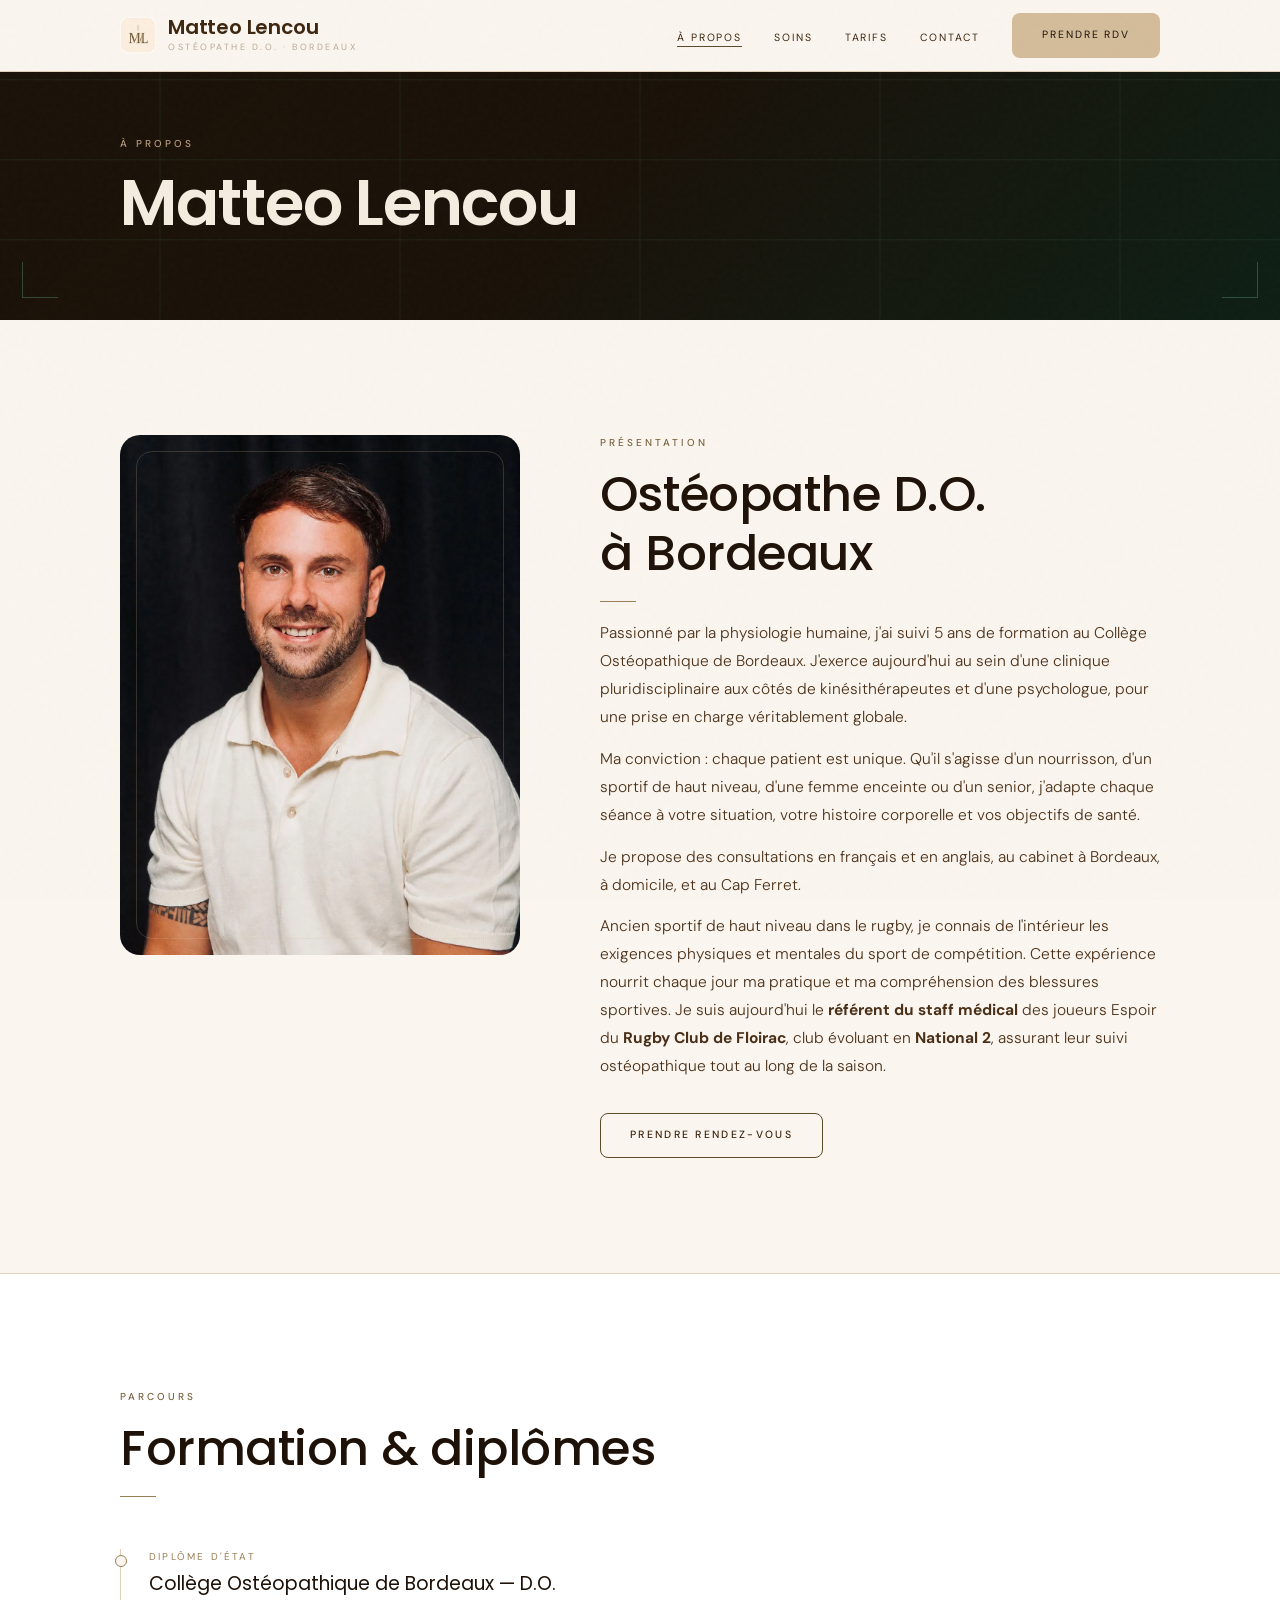
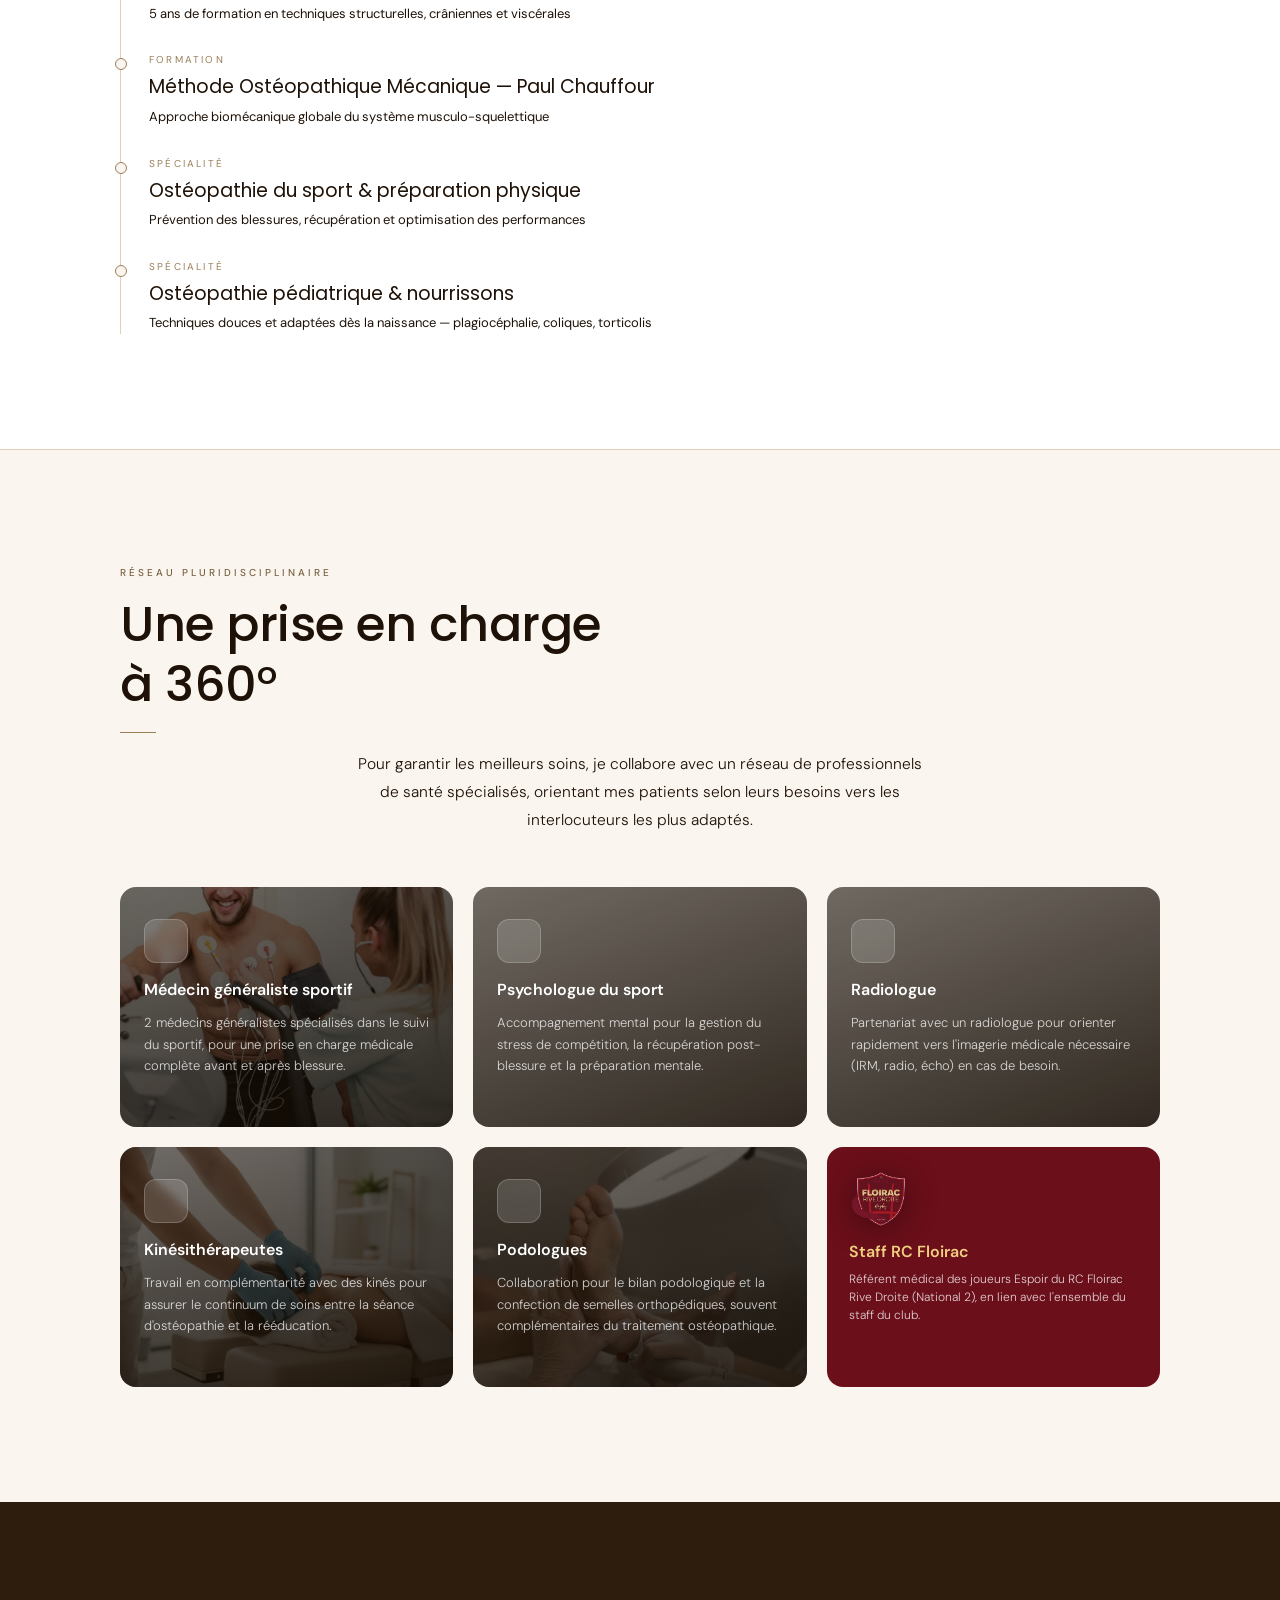
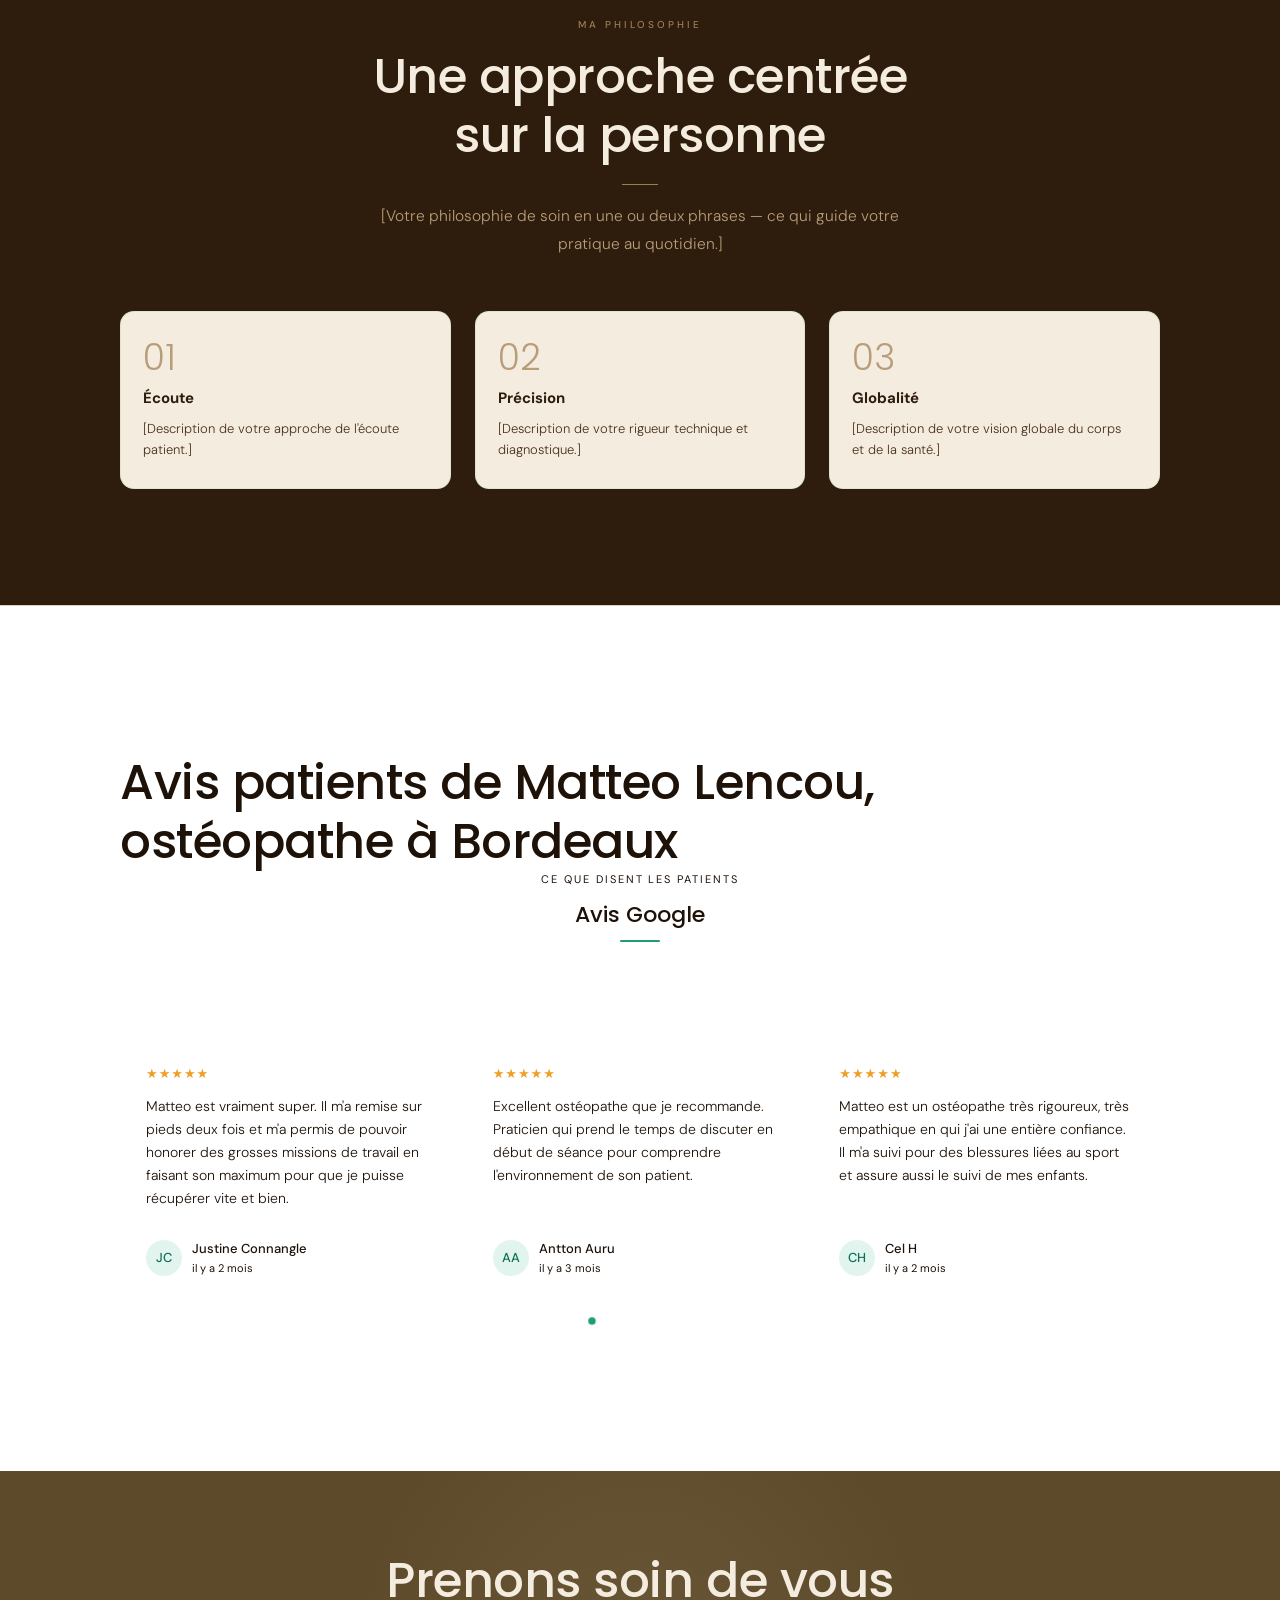
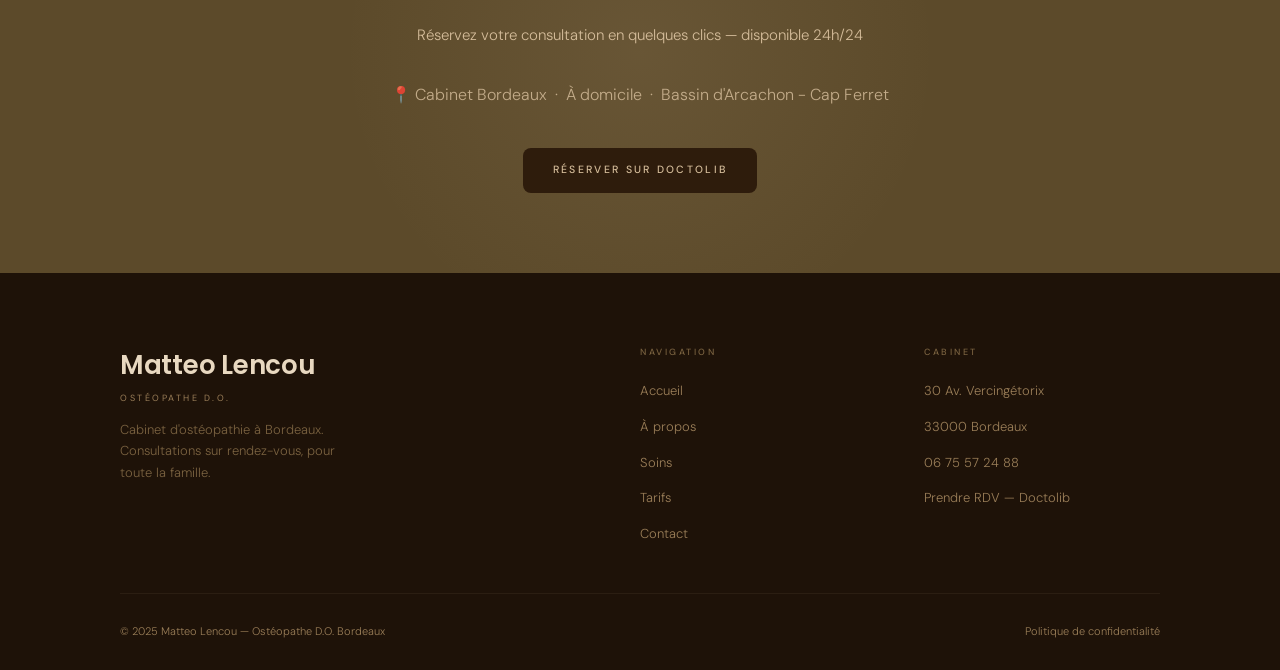
<file: a-propos.html>
<!DOCTYPE html>
<html lang="fr">
<head>
  <meta charset="UTF-8">
  <meta name="viewport" content="width=device-width, initial-scale=1.0">
  <title>Ostéopathe Bordeaux — Matteo Lencou D.O. | Parcours & Formation</title>
  <meta name="description" content="Matteo Lencou, ostéopathe D.O. formé au Collège Ostéopathique de Bordeaux. Spécialiste sport, nourrissons, grossesse. Consultations en français et anglais, cabinet, domicile, Cap Ferret.">
  <meta name="keywords" content="ostéopathe bordeaux formation, ostéopathe diplômé bordeaux, ostéopathe DO bordeaux, ostéopathe anglophone bordeaux, ostéopathe domicile bordeaux, ostéopathe cap ferret, ostéopathe pédiatrique bordeaux, ostéopathe sportif bordeaux, matteo lencou ostéopathe, collège ostéopathique bordeaux">
  <meta name="robots" content="index, follow">
  <meta name="author" content="Matteo Lencou">
  <link rel="canonical" href="https://rdv-osteo-bordeaux.fr/a-propos.html">

  <!-- Open Graph -->
  <meta property="og:type"        content="profile">
  <meta property="og:url"         content="https://rdv-osteo-bordeaux.fr/a-propos.html">
  <meta property="og:title"       content="Matteo Lencou — Ostéopathe D.O. Bordeaux | À propos">
  <meta property="og:description" content="Parcours, formation et spécialités de Matteo Lencou, ostéopathe D.O. à Bordeaux. Consultations en français et anglais.">
  <meta property="og:image"       content="https://rdv-osteo-bordeaux.fr/img/photo_doc.webp">
  <meta property="og:locale"      content="fr_FR">

  <!-- Structured data — Person + MedicalBusiness -->
  <script type="application/ld+json">
  {
    "@context": "https://schema.org",
    "@type": "Physician",
    "name": "Matteo Lencou",
    "jobTitle": "Ostéopathe D.O.",
    "url": "https://rdv-osteo-bordeaux.fr/a-propos.html",
    "image": "https://rdv-osteo-bordeaux.fr/img/photo_doc.webp",
    "description": "Ostéopathe diplômé d'État, formé au Collège Ostéopathique de Bordeaux. Spécialités : ostéopathie du sport, pédiatrique et grossesse. Consultations en français et anglais.",
    "telephone": "+33675572488",
    "email": "osteopathe.lencou@gmail.com",
    "knowsLanguage": ["fr", "en"],
    "medicalSpecialty": "Osteopathic Medicine",
    "worksFor": {
      "@type": "MedicalBusiness",
      "name": "Cabinet Matteo Lencou — Ostéopathe Bordeaux",
      "address": {
        "@type": "PostalAddress",
        "streetAddress": "30 Avenue Vercingétorix",
        "addressLocality": "Bordeaux",
        "postalCode": "33000",
        "addressCountry": "FR"
      }
    },
    "alumniOf": {
      "@type": "EducationalOrganization",
      "name": "Collège Ostéopathique de Bordeaux"
    }
  }
  </script>

  <link rel="icon" href="img/favicon.ico" sizes="any">
  <link rel="icon" href="img/favicon-32.png" type="image/png" sizes="32x32">
  <link rel="icon" href="img/favicon-16.png" type="image/png" sizes="16x16">
  <link rel="icon" href="img/favicon-192.png" type="image/png" sizes="192x192">
  <link rel="apple-touch-icon" href="img/apple-touch-icon.png">
  <!-- Google Fonts async -->
  <link rel="preconnect" href="https://fonts.googleapis.com">
  <link rel="preconnect" href="https://fonts.gstatic.com" crossorigin>
  <link rel="preload" as="style" href="https://fonts.googleapis.com/css2?family=Poppins:wght@300;400;500;600;700&family=DM+Sans:wght@300;400;500;600&display=swap" onload="this.onload=null;this.rel='stylesheet'">
  <noscript><link rel="stylesheet" href="https://fonts.googleapis.com/css2?family=Poppins:wght@300;400;500;600;700&family=DM+Sans:wght@300;400;500;600&display=swap"></noscript>
  <link rel="stylesheet" href="css/main.css?v=2">
  <style>
    .bio-grid {
      display: grid;
      grid-template-columns: 1fr 1.4fr;
      gap: 80px;
      align-items: start;
    }
    .bio-img { height: 520px; position: sticky; top: calc(var(--nav-h) + 24px); }
    .bio-img img { object-position: center 18%; }

    .formation-list {
      list-style: none;
      display: flex;
      flex-direction: column;
      gap: 0;
      border-left: 1px solid var(--ivory-3);
      padding-left: 28px;
      margin-top: 24px;
    }
    .formation-list li {
      position: relative;
      padding-bottom: 28px;
    }
    .formation-list li::before {
      content: '';
      position: absolute;
      left: -34px;
      top: 6px;
      width: 12px; height: 12px;
      border-radius: 50%;
      border: 1.5px solid var(--g400);
      background: var(--ivory);
    }
    .formation-list li:last-child { padding-bottom: 0; }
    .f-year {
      font-size: 10px;
      letter-spacing: .22em;
      text-transform: uppercase;
      color: var(--g400);
      font-family: var(--font-b);
      margin-bottom: 4px;
      display: block;
    }
    .f-title {
      font-family: var(--font-d);
      font-size: 19px;
      color: var(--text);
      margin-bottom: 4px;
    }
    .f-desc { font-size: 13px; color: var(--text-3); }

    .pros-grid {
      display: grid;
      grid-template-columns: repeat(3, 1fr);
      gap: 20px;
      margin-top: 40px;
    }
    .pro-card {
      position: relative;
      overflow: hidden;
      border-radius: 16px;
      padding: 32px 24px;
      height: 240px;
      display: flex;
      flex-direction: column;
      gap: 10px;
      background-size: cover;
      background-position: center;
      transition: transform .3s, box-shadow .3s;
    }
    .pro-card::before {
      content: '';
      position: absolute;
      inset: 0;
      background: linear-gradient(160deg, rgba(20,12,4,.60) 0%, rgba(20,12,4,.88) 100%);
      transition: opacity .3s;
      z-index: 0;
    }
    .pro-card:hover {
      transform: translateY(-5px);
      box-shadow: 0 20px 48px rgba(20,12,4,.30);
    }
    .pro-card:hover::before {
      opacity: .75;
    }
    .pro-card > * { position: relative; z-index: 1; }
    .pro-icon {
      width: 44px; height: 44px;
      background: rgba(255,255,255,.15);
      border: 1px solid rgba(255,255,255,.2);
      border-radius: 12px;
      display: flex; align-items: center; justify-content: center;
      color: #fff;
      font-size: 20px;
      margin-bottom: 4px;
      backdrop-filter: blur(4px);
    }
    .pro-card h4 {
      font-size: 16px;
      font-weight: 600;
      color: #fff;
      margin: 0;
    }
    .pro-card p {
      font-size: 13px;
      line-height: 1.65;
      color: rgba(255,255,255,.78);
      margin: 0;
    }
    .pro-card--club::before { display: none; }
    .pro-card--club { padding: 20px 22px; gap: 6px; }
    .pro-card--club h4 { color: #f0d080; }
    .pro-card--club p  { color: rgba(255,255,255,.8); font-size: 12px; line-height: 1.5; }
    .pro-club-logo {
      width: 64px;
      height: 64px;
      object-fit: contain;
      margin-bottom: 2px;
      filter: drop-shadow(0 4px 16px rgba(0,0,0,.4));
    }
    @media (max-width: 900px) {
      .pros-grid { grid-template-columns: repeat(2, 1fr); }
    }
    @media (max-width: 560px) {
      .pros-grid { grid-template-columns: 1fr; }
    }

    .values-grid {
      display: grid;
      grid-template-columns: repeat(3, 1fr);
      gap: 24px;
      margin-top: 24px;
    }
    .value-card {
      background: var(--g50);
      border: 1px solid rgba(82,183,136,.15);
      border-radius: 14px;
      padding: 28px 22px;
    }
    .value-card .v-num {
      font-family: var(--font-d);
      font-size: 36px;
      font-weight: 300;
      color: var(--g300);
      line-height: 1;
      margin-bottom: 10px;
    }
    .value-card h4 { font-size: 15px; margin-bottom: 8px; color: var(--g800); }
    .value-card p  { font-size: 13px; line-height: 1.65; }

    @media (max-width: 900px) {
      .bio-grid { grid-template-columns: 1fr; }
      .bio-img  { height: 320px; position: static; }
      .values-grid { grid-template-columns: 1fr 1fr; }
    }
    @media (max-width: 600px) {
      .values-grid { grid-template-columns: 1fr; }
    }
  </style>
</head>
<body>

<!-- NAV -->
<nav class="nav light" id="nav">
  <div class="nav-inner">
    <a href="index.html" class="nav-logo">
      <img src="img/logo.webp" alt="Matteo Lencou Ostéopathe" class="nav-logo-img">
      <div class="nav-logo-text">
        <span class="name">Matteo Lencou</span>
        <span class="sub">Ostéopathe D.O. · Bordeaux</span>
      </div>
    </a>
    <ul class="nav-links">
      <li><a href="a-propos.html">À propos</a></li>
      <li><a href="soins.html">Soins</a></li>
      <li><a href="tarifs.html">Tarifs</a></li>
      <li><a href="contact.html">Contact</a></li>
      <li>
        <a href="https://www.doctolib.fr/osteopathe/bordeaux/matteo-lencou/booking/places?specialityId=10&telehealth=false&profile_skipped=true&source=external_referral"
           class="btn btn-primary" target="_blank" rel="noopener noreferrer">Prendre RDV</a>
      </li>
    </ul>
    <button class="burger" aria-label="Ouvrir le menu">
      <span></span><span></span><span></span>
    </button>
  </div>
</nav>

<div class="mobile-nav" id="mobile-nav">
  <a href="index.html">Accueil</a>
  <a href="a-propos.html">À propos</a>
  <a href="soins.html">Soins</a>
  <a href="tarifs.html">Tarifs</a>
  <a href="contact.html">Contact</a>
  <a href="https://www.doctolib.fr/osteopathe/bordeaux/matteo-lencou/booking/places?specialityId=10&telehealth=false&profile_skipped=true&source=external_referral"
     target="_blank" rel="noopener noreferrer" class="btn btn-primary" style="margin-top:12px">Prendre RDV</a>
</div>

<!-- PAGE HERO -->
<section class="page-hero">
  <div class="ph-bg" style="background-image:url('https://images.unsplash.com/photo-1576091160399-112ba8d25d1d?w=1600&q=80&auto=format&fit=crop');background-position:center 40%"></div>
  <div class="ph-overlay"></div>
  <svg class="ph-grid" viewBox="0 0 1200 300" preserveAspectRatio="xMidYMid slice" aria-hidden="true">
    <line x1="0" y1="75"  x2="1200" y2="75"  style="--delay:.1s"/>
    <line x1="0" y1="150" x2="1200" y2="150" style="--delay:.4s"/>
    <line x1="0" y1="225" x2="1200" y2="225" style="--delay:.7s"/>
    <line x1="150"  y1="0" x2="150"  y2="300" style="--delay:.2s"/>
    <line x1="375"  y1="0" x2="375"  y2="300" style="--delay:.5s"/>
    <line x1="600"  y1="0" x2="600"  y2="300" style="--delay:.8s"/>
    <line x1="825"  y1="0" x2="825"  y2="300" style="--delay:1.1s"/>
    <line x1="1050" y1="0" x2="1050" y2="300" style="--delay:1.4s"/>
  </svg>
  <div class="ph-corner ph-corner--tl"></div>
  <div class="ph-corner ph-corner--tr"></div>
  <div class="ph-corner ph-corner--bl"></div>
  <div class="ph-corner ph-corner--br"></div>
  <div class="ph-dot" style="left:10%;--delay:0s;--dur:5s"></div>
  <div class="ph-dot" style="left:35%;--delay:1.8s;--dur:4.5s"></div>
  <div class="ph-dot" style="left:62%;--delay:.9s;--dur:6s"></div>
  <div class="ph-dot" style="left:85%;--delay:2.5s;--dur:5.5s"></div>
  <div class="wrap" style="position:relative;z-index:3">
    <span class="eyebrow">À propos</span>
    <h1><span class="word-anim" style="--d:.3s">Matteo</span> <span class="word-anim" style="--d:.5s">Lencou</span></h1>
  </div>
</section>

<!-- BIO -->
<section class="section">
  <div class="wrap">
    <div class="bio-grid">
      <div class="about-photo bio-img reveal">
        <img src="img/photo_doc.webp" alt="Matteo Lencou, ostéopathe D.O. à Bordeaux">
      </div>
      <div>
        <div class="reveal">
          <span class="eyebrow" style="color:var(--g500)">Présentation</span>
          <h2>Ostéopathe D.O.<br>à Bordeaux</h2>
          <div class="rule"></div>
          <p>
            Passionné par la physiologie humaine, j'ai suivi 5 ans de formation au Collège Ostéopathique de Bordeaux. J'exerce aujourd'hui au sein d'une clinique pluridisciplinaire aux côtés de kinésithérapeutes et d'une psychologue, pour une prise en charge véritablement globale.
          </p>
          <p style="margin-top:14px">
            Ma conviction : chaque patient est unique. Qu'il s'agisse d'un nourrisson, d'un sportif de haut niveau, d'une femme enceinte ou d'un senior, j'adapte chaque séance à votre situation, votre histoire corporelle et vos objectifs de santé.
          </p>
          <p style="margin-top:14px">
            Je propose des consultations en français et en anglais, au cabinet à Bordeaux, à domicile, et au Cap Ferret.
          </p>
          <p style="margin-top:14px">
            Ancien sportif de haut niveau dans le rugby, je connais de l'intérieur les exigences physiques et mentales du sport de compétition. Cette expérience nourrit chaque jour ma pratique et ma compréhension des blessures sportives. Je suis aujourd'hui le <strong>référent du staff médical</strong> des joueurs Espoir du <strong>Rugby Club de Floirac</strong>, club évoluant en <strong>National 2</strong>, assurant leur suivi ostéopathique tout au long de la saison.
          </p>
          <a href="https://www.doctolib.fr/osteopathe/bordeaux/matteo-lencou/booking/places?specialityId=10&telehealth=false&profile_skipped=true&source=external_referral"
             class="btn btn-outline" target="_blank" rel="noopener noreferrer" style="margin-top:32px">
            Prendre rendez-vous
          </a>
        </div>
      </div>
    </div>
  </div>
</section>

<!-- FORMATION -->
<section class="section" style="background:#fff; border-top:1px solid var(--ivory-3);">
  <div class="wrap">
    <div class="section-header reveal">
      <span class="eyebrow" style="color:var(--g500)">Parcours</span>
      <h2>Formation &amp; diplômes</h2>
      <div class="rule"></div>
    </div>
    <ul class="formation-list">
      <li class="reveal">
        <span class="f-year">Diplôme d'État</span>
        <div class="f-title">Collège Ostéopathique de Bordeaux — D.O.</div>
        <div class="f-desc">5 ans de formation en techniques structurelles, crâniennes et viscérales</div>
      </li>
      <li class="reveal">
        <span class="f-year">Formation</span>
        <div class="f-title">Méthode Ostéopathique Mécanique — Paul Chauffour</div>
        <div class="f-desc">Approche biomécanique globale du système musculo-squelettique</div>
      </li>
      <li class="reveal">
        <span class="f-year">Spécialité</span>
        <div class="f-title">Ostéopathie du sport &amp; préparation physique</div>
        <div class="f-desc">Prévention des blessures, récupération et optimisation des performances</div>
      </li>
      <li class="reveal">
        <span class="f-year">Spécialité</span>
        <div class="f-title">Ostéopathie pédiatrique &amp; nourrissons</div>
        <div class="f-desc">Techniques douces et adaptées dès la naissance — plagiocéphalie, coliques, torticolis</div>
      </li>
    </ul>
  </div>
</section>

<!-- RÉSEAU PROS -->
<section class="section" style="background:var(--ivory); border-top:1px solid var(--ivory-3);">
  <div class="wrap">
    <div class="section-header reveal">
      <span class="eyebrow" style="color:var(--g500)">Réseau pluridisciplinaire</span>
      <h2>Une prise en charge<br>à 360°</h2>
      <div class="rule"></div>
      <p style="max-width:580px;margin:0 auto;color:var(--text-3);text-align:center">
        Pour garantir les meilleurs soins, je collabore avec un réseau de professionnels de santé spécialisés, orientant mes patients selon leurs besoins vers les interlocuteurs les plus adaptés.
      </p>
    </div>
    <div class="pros-grid">
      <div class="pro-card reveal" style="background-image:url('img/sport.webp')">
        <div class="pro-icon"><i class="ti ti-stethoscope" aria-hidden="true"></i></div>
        <h4>Médecin généraliste sportif</h4>
        <p>2 médecins généralistes spécialisés dans le suivi du sportif, pour une prise en charge médicale complète avant et après blessure.</p>
      </div>
      <div class="pro-card reveal" style="background-image:url('https://images.unsplash.com/photo-1552674605-db6ffd4facb5?w=600&q=80&auto=format&fit=crop')">
        <div class="pro-icon"><i class="ti ti-brain" aria-hidden="true"></i></div>
        <h4>Psychologue du sport</h4>
        <p>Accompagnement mental pour la gestion du stress de compétition, la récupération post-blessure et la préparation mentale.</p>
      </div>
      <div class="pro-card reveal" style="background-image:url('https://images.unsplash.com/photo-1516069677018-378515003435?w=600&q=80&auto=format&fit=crop')">
        <div class="pro-icon"><i class="ti ti-scan" aria-hidden="true"></i></div>
        <h4>Radiologue</h4>
        <p>Partenariat avec un radiologue pour orienter rapidement vers l'imagerie médicale nécessaire (IRM, radio, écho) en cas de besoin.</p>
      </div>
      <div class="pro-card reveal" style="background-image:url('img/kine.webp')">
        <div class="pro-icon"><i class="ti ti-activity" aria-hidden="true"></i></div>
        <h4>Kinésithérapeutes</h4>
        <p>Travail en complémentarité avec des kinés pour assurer le continuum de soins entre la séance d'ostéopathie et la rééducation.</p>
      </div>
      <div class="pro-card reveal" style="background-image:url('img/podo.webp')">
        <div class="pro-icon"><i class="ti ti-shoe" aria-hidden="true"></i></div>
        <h4>Podologues</h4>
        <p>Collaboration pour le bilan podologique et la confection de semelles orthopédiques, souvent complémentaires du traitement ostéopathique.</p>
      </div>
      <div class="pro-card pro-card--club reveal" style="background:#6b0f1a;">
        <img src="img/rugby.webp" alt="Rugby Club Floirac Rive Droite" class="pro-club-logo">
        <h4>Staff RC Floirac</h4>
        <p>Référent médical des joueurs Espoir du RC Floirac Rive Droite (National 2), en lien avec l'ensemble du staff du club.</p>
      </div>
    </div>
  </div>
</section>

<!-- PHILOSOPHIE -->
<section class="section" style="background:var(--g800);">
  <div class="wrap">
    <div class="section-header c reveal">
      <span class="eyebrow">Ma philosophie</span>
      <h2 style="color:var(--g50)">Une approche centrée<br>sur la personne</h2>
      <div class="rule c"></div>
      <p style="color:var(--g300);max-width:560px;margin:0 auto">
        [Votre philosophie de soin en une ou deux phrases — ce qui guide votre pratique au quotidien.]
      </p>
    </div>
    <div class="values-grid">
      <div class="value-card reveal">
        <div class="v-num">01</div>
        <h4>Écoute</h4>
        <p>[Description de votre approche de l'écoute patient.]</p>
      </div>
      <div class="value-card reveal">
        <div class="v-num">02</div>
        <h4>Précision</h4>
        <p>[Description de votre rigueur technique et diagnostique.]</p>
      </div>
      <div class="value-card reveal">
        <div class="v-num">03</div>
        <h4>Globalité</h4>
        <p>[Description de votre vision globale du corps et de la santé.]</p>
      </div>
    </div>
  </div>
</section>

<!-- AVIS PATIENTS -->
<section class="section" style="background:#fff; border-top:1px solid var(--ivory-3);">
  <div class="wrap">
    <!-- colle ici le HTML du carrousel -->
    <style>
.ts-wrap { padding: 2rem 0; font-family: var(--font-sans); }
.ts-header { text-align: center; margin-bottom: 2rem; }
.ts-eyebrow { font-size: 11px; letter-spacing: .18em; text-transform: uppercase; color: var(--color-text-secondary); display: block; margin-bottom: 8px; }
.ts-title { font-size: 22px; font-weight: 500; color: var(--color-text-primary); margin: 0 0 8px; }
.ts-rule { width: 40px; height: 2px; background: #1D9E75; margin: 0 auto; border-radius: 2px; }
.ts-controls { display: flex; justify-content: center; gap: 8px; margin-bottom: 1.5rem; }
.ts-btn { width: 36px; height: 36px; border-radius: 50%; border: 0.5px solid var(--color-border-secondary); background: var(--color-background-primary); color: var(--color-text-primary); cursor: pointer; display: flex; align-items: center; justify-content: center; transition: background .15s; }
.ts-btn:hover:not(:disabled) { background: var(--color-background-secondary); }
.ts-btn:disabled { opacity: .35; cursor: default; }
.ts-viewport { overflow: hidden; }
.ts-track { display: flex; transition: transform .45s cubic-bezier(.4,0,.2,1); }
.ts-card { flex-shrink: 0; width: 100%; padding: 0 6px; box-sizing: border-box; }
.ts-inner { background: var(--color-background-primary); border: 0.5px solid var(--color-border-tertiary); border-radius: var(--border-radius-lg); padding: 1.25rem; height: 100%; box-sizing: border-box; display: flex; flex-direction: column; }
.ts-quote-icon { color: #1D9E75; font-size: 20px; margin-bottom: 10px; opacity: .5; }
.ts-stars { color: #EF9F27; font-size: 13px; margin-bottom: 10px; letter-spacing: 1px; }
.ts-text { font-size: 14px; line-height: 1.65; color: var(--color-text-secondary); flex: 1; margin: 0 0 1rem; }
.ts-author { border-top: 0.5px solid var(--color-border-tertiary); padding-top: 12px; display: flex; align-items: center; gap: 10px; }
.ts-avatar { width: 36px; height: 36px; border-radius: 50%; background: #E1F5EE; display: flex; align-items: center; justify-content: center; font-size: 13px; font-weight: 500; color: #0F6E56; flex-shrink: 0; }
.ts-name { font-size: 13px; font-weight: 500; color: var(--color-text-primary); }
.ts-date { font-size: 11px; color: var(--color-text-secondary); margin-top: 1px; }
.ts-dots { display: flex; justify-content: center; gap: 6px; margin-top: 1.25rem; }
.ts-dot { width: 6px; height: 6px; border-radius: 50%; background: var(--color-border-secondary); border: none; cursor: pointer; padding: 0; transition: background .2s, transform .2s; }
.ts-dot.active { background: #1D9E75; transform: scale(1.25); }
@media (min-width: 520px) { .ts-card { width: 50%; } }
@media (min-width: 760px) { .ts-card { width: 33.333%; } }
</style>
<div class="ts-wrap">
  <h2 class="sr-only">Avis patients de Matteo Lencou, ostéopathe à Bordeaux</h2>
  <div class="ts-header">
    <span class="ts-eyebrow">Ce que disent les patients</span>
    <h3 class="ts-title">Avis Google</h3>
    <div class="ts-rule"></div>
  </div>
  <div class="ts-controls">
    <button class="ts-btn" id="prev" aria-label="Précédent"><i class="ti ti-chevron-left" style="font-size:16px" aria-hidden="true"></i></button>
    <button class="ts-btn" id="next" aria-label="Suivant"><i class="ti ti-chevron-right" style="font-size:16px" aria-hidden="true"></i></button>
  </div>
  <div class="ts-viewport">
    <div class="ts-track" id="track"></div>
  </div>
  <div class="ts-dots" id="dots"></div>
</div>
<script>
const reviews = [
  { name: "Justine Connangle", date: "il y a 2 mois", text: "Matteo est vraiment super. Il m'a remise sur pieds deux fois et m'a permis de pouvoir honorer des grosses missions de travail en faisant son maximum pour que je puisse récupérer vite et bien." },
  { name: "Antton Auru", date: "il y a 3 mois", text: "Excellent ostéopathe que je recommande. Praticien qui prend le temps de discuter en début de séance pour comprendre l'environnement de son patient." },
  { name: "Cel H", date: "il y a 2 mois", text: "Matteo est un ostéopathe très rigoureux, très empathique en qui j'ai une entière confiance. Il m'a suivi pour des blessures liées au sport et assure aussi le suivi de mes enfants." },
  { name: "Ls Hs", date: "il y a 3 mois", text: "Je recommande vivement Mattéo Lencou. C'est un ostéopathe d'une grande douceur, très agréable et profondément humain. On se sent à l'aise immédiatement grâce à son approche et ses explications claires." },
  { name: "Jazz-Ella Reveilleau", date: "il y a 4 mois", text: "Consultation très efficace. Suite à un dos bloqué après une séance de sport, j'ai rapidement ressenti une nette amélioration. Les explications sont claires, les conseils adaptés et faciles à appliquer." },
  { name: "Tom Revaud", date: "il y a 4 mois", text: "Rendez-vous pour une douleur au cou bloqué, avec une amélioration ressentie dès la séance. J'ai particulièrement apprécié les nombreuses explications tout au long de la consultation." },
  { name: "Edery Laura", date: "il y a 3 mois", text: "Matteo est un ostéopathe exceptionnel. Grâce à ses techniques, notamment le travail sur les trapèzes et l'utilisation des ventouses, il a grandement soulagé mes tensions." },
  { name: "Olivia Richard", date: "il y a 4 mois", text: "J'ai consulté Matteo Lencou quand j'étais de passage au Cap Ferret. Suite à une chute, j'étais complètement bloquée du dos. Matteo a su me soulager efficacement dès la séance." },
  { name: "Béatrice Greiller-Leclerc", date: "il y a 6 mois", text: "J'ai consulté Mattéo Lencou en urgence et je suis vraiment très satisfaite. Il a été très à l'écoute et a pris le temps de m'expliquer chacun de ses gestes et leurs effets." },
  { name: "Camille Leris", date: "il y a 3 mois", text: "De passage à Lège pour fêter le 31 décembre. J'ai fait appel à Matteo qui a tout simplement sauvé mon réveillon ! Très gentil et à l'écoute, il a su soulager ma douleur au dos." },
  { name: "Jean-Baptiste Baldi", date: "il y a 4 mois", text: "Merci Matteo. Grâce à vous j'ai retrouvé l'usage de mon bras gauche. Tous les mouvements étaient douloureux suite à une déchirure du biceps depuis 1 an." },
];

function initials(name) {
  return name.split(' ').map(w => w[0]).join('').slice(0,2).toUpperCase();
}

const track = document.getElementById('track');
const dotsEl = document.getElementById('dots');
const prevBtn = document.getElementById('prev');
const nextBtn = document.getElementById('next');

reviews.forEach(r => {
  const card = document.createElement('div');
  card.className = 'ts-card';
  card.innerHTML = `<div class="ts-inner">
    <div class="ts-quote-icon"><i class="ti ti-quote" aria-hidden="true"></i></div>
    <div class="ts-stars">★★★★★</div>
    <p class="ts-text">${r.text}</p>
    <div class="ts-author">
      <div class="ts-avatar">${initials(r.name)}</div>
      <div><div class="ts-name">${r.name}</div><div class="ts-date">${r.date}</div></div>
    </div>
  </div>`;
  track.appendChild(card);
});

let idx = 0;
let visible = 1;

function getVisible() {
  const w = document.querySelector('.ts-wrap').offsetWidth;
  if (w >= 760) return 3;
  if (w >= 520) return 2;
  return 1;
}

function maxIdx() { return Math.max(0, reviews.length - visible); }

function buildDots() {
  dotsEl.innerHTML = '';
  const count = maxIdx() + 1;
  for (let i = 0; i < count; i++) {
    const d = document.createElement('button');
    d.className = 'ts-dot' + (i === idx ? ' active' : '');
    d.setAttribute('aria-label', `Aller au groupe ${i+1}`);
    d.addEventListener('click', () => { idx = i; update(); });
    dotsEl.appendChild(d);
  }
}

function update() {
  visible = getVisible();
  const pct = 100 / visible;
  track.style.transform = `translateX(-${idx * pct}%)`;
  track.querySelectorAll('.ts-card').forEach(c => { c.style.width = `${pct}%`; });
  prevBtn.disabled = idx <= 0;
  nextBtn.disabled = idx >= maxIdx();
  dotsEl.querySelectorAll('.ts-dot').forEach((d,i) => d.classList.toggle('active', i === idx));
}

prevBtn.addEventListener('click', () => { if (idx > 0) { idx--; update(); } });
nextBtn.addEventListener('click', () => { if (idx < maxIdx()) { idx++; update(); } });

visible = getVisible();
track.querySelectorAll('.ts-card').forEach(c => { c.style.width = `${100/visible}%`; });
buildDots();
update();

let autoTimer = setInterval(() => {
  visible = getVisible();
  idx = idx >= maxIdx() ? 0 : idx + 1;
  buildDots();
  update();
}, 2500);

[prevBtn, nextBtn].forEach(b => b.addEventListener('click', () => {
  clearInterval(autoTimer);
  autoTimer = setInterval(() => {
    visible = getVisible();
    idx = idx >= maxIdx() ? 0 : idx + 1;
    buildDots();
    update();
  }, 4500);
}));

window.addEventListener('resize', () => {
  visible = getVisible();
  idx = Math.min(idx, maxIdx());
  buildDots();
  update();
});

// ── Drag / swipe support (touch + mouse) ────────────────────────────────────
const viewport = document.querySelector('.ts-viewport');
let dragStartX = null;
let dragCurrentX = null;
let isDragging = false;
const DRAG_THRESHOLD = 50; // px minimum pour changer de slide

function onDragStart(x) {
  dragStartX = x;
  dragCurrentX = x;
  isDragging = true;
  track.style.transition = 'none'; // désactive l'animation pendant le glissement
  clearInterval(autoTimer);
}

function onDragMove(x) {
  if (!isDragging) return;
  dragCurrentX = x;
  const delta = dragCurrentX - dragStartX;
  const pct = 100 / visible;
  const basePx = -(idx * pct / 100) * viewport.offsetWidth;
  track.style.transform = `translateX(${basePx + delta}px)`;
}

function onDragEnd() {
  if (!isDragging) return;
  isDragging = false;
  track.style.transition = ''; // réactive l'animation

  const delta = dragCurrentX - dragStartX;
  if (Math.abs(delta) >= DRAG_THRESHOLD) {
    if (delta < 0 && idx < maxIdx()) idx++;
    else if (delta > 0 && idx > 0) idx--;
  }
  update();

  autoTimer = setInterval(() => {
    visible = getVisible();
    idx = idx >= maxIdx() ? 0 : idx + 1;
    buildDots();
    update();
  }, 4500);
}

// Touch events
viewport.addEventListener('touchstart', e => onDragStart(e.touches[0].clientX), { passive: true });
viewport.addEventListener('touchmove',  e => onDragMove(e.touches[0].clientX),  { passive: true });
viewport.addEventListener('touchend',   () => onDragEnd());
viewport.addEventListener('touchcancel',() => onDragEnd());

// Mouse events
viewport.addEventListener('mousedown', e => { onDragStart(e.clientX); viewport.style.cursor = 'grabbing'; });
window.addEventListener('mousemove',   e => { if (isDragging) onDragMove(e.clientX); });
window.addEventListener('mouseup',     () => { if (isDragging) { onDragEnd(); viewport.style.cursor = ''; } });

viewport.style.cursor = 'grab';
</script>


  </div>
</section>

<!-- CTA -->
<section class="cta-band">
  <div class="wrap">
    <h2 class="reveal">Prenons soin de vous</h2>
    <p class="reveal">Réservez votre consultation en quelques clics — disponible 24h/24</p>
    <p class="reveal" style="font-size:16px;opacity:.85;margin-top:-6px">📍 Cabinet Bordeaux &nbsp;·&nbsp; À domicile &nbsp;·&nbsp; Bassin d'Arcachon - Cap Ferret</p>
    <a href="https://www.doctolib.fr/osteopathe/bordeaux/matteo-lencou/booking/places?specialityId=10&telehealth=false&profile_skipped=true&source=external_referral"
       class="btn btn-dark reveal" target="_blank" rel="noopener noreferrer">
      Réserver sur Doctolib
    </a>
  </div>
</section>

<!-- FOOTER -->
<footer>
  <div class="wrap">
    <div class="footer-grid">
      <div class="footer-brand">
        <div class="fn">Matteo Lencou</div>
        <span class="fs">Ostéopathe D.O.</span>
        <p>Cabinet d'ostéopathie à Bordeaux. Consultations sur rendez-vous, pour toute la famille.</p>
      </div>
      <div class="footer-col">
        <h5>Navigation</h5>
        <ul>
          <li><a href="index.html">Accueil</a></li>
          <li><a href="a-propos.html">À propos</a></li>
          <li><a href="soins.html">Soins</a></li>
          <li><a href="tarifs.html">Tarifs</a></li>
          <li><a href="contact.html">Contact</a></li>
        </ul>
      </div>
      <div class="footer-col">
        <h5>Cabinet</h5>
        <ul>
          <li><span>30 Av. Vercingétorix</span></li>
          <li><span>33000 Bordeaux</span></li>
          <li><a href="tel:+33675572488">06 75 57 24 88</a></li>
          <li><a href="https://www.doctolib.fr/osteopathe/bordeaux/matteo-lencou/booking/places?specialityId=10&telehealth=false&profile_skipped=true&source=external_referral"
                 target="_blank" rel="noopener noreferrer">Prendre RDV — Doctolib</a></li>
        </ul>
      </div>
    </div>
    <div class="footer-bottom">
      <p style="color:var(--g400);font-weight:300">© 2025 Matteo Lencou — Ostéopathe D.O. Bordeaux</p>
      <p><a href="politique-confidentialite.html" style="color:var(--g400);text-decoration:none;font-size:11px;font-family:var(--font-b);font-weight:300">Politique de confidentialité</a></p>
    </div>
  </div>
</footer>

<script src="js/main.js"></script>
</body>
</html>
</file>
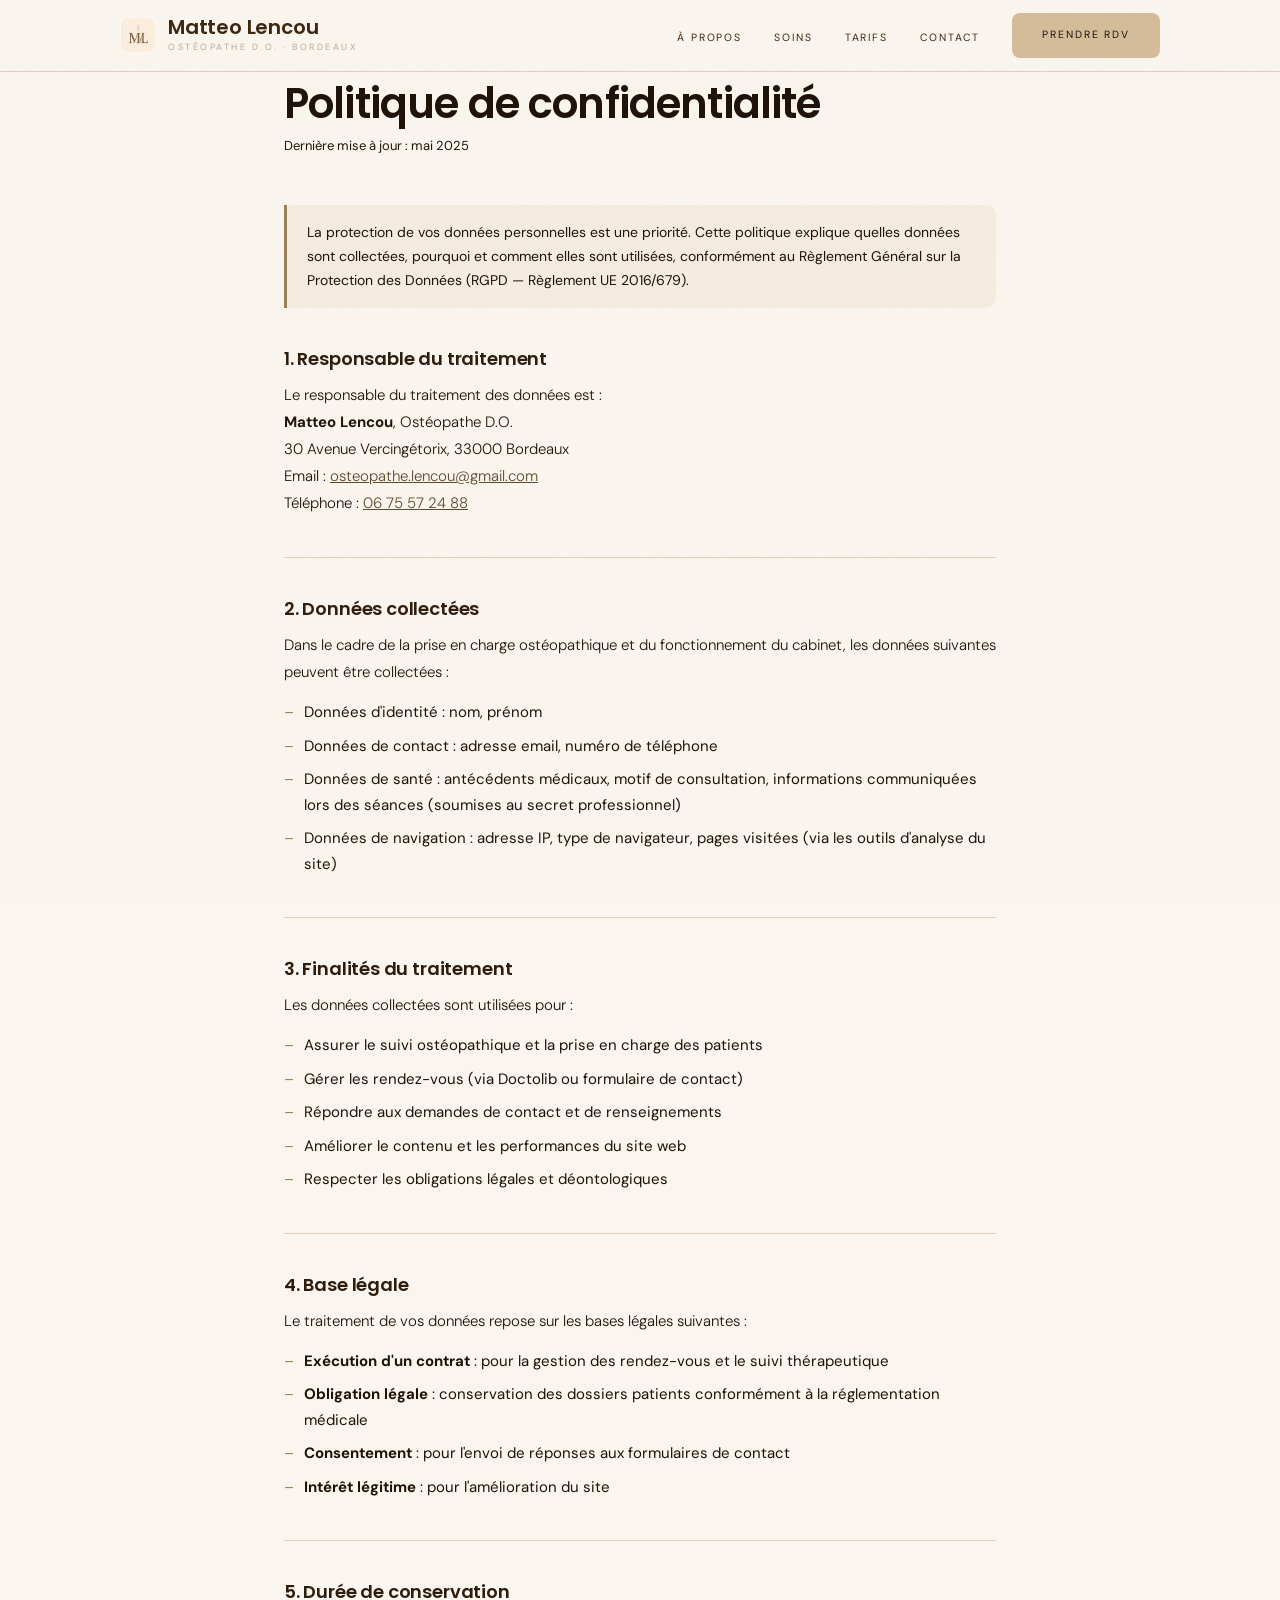
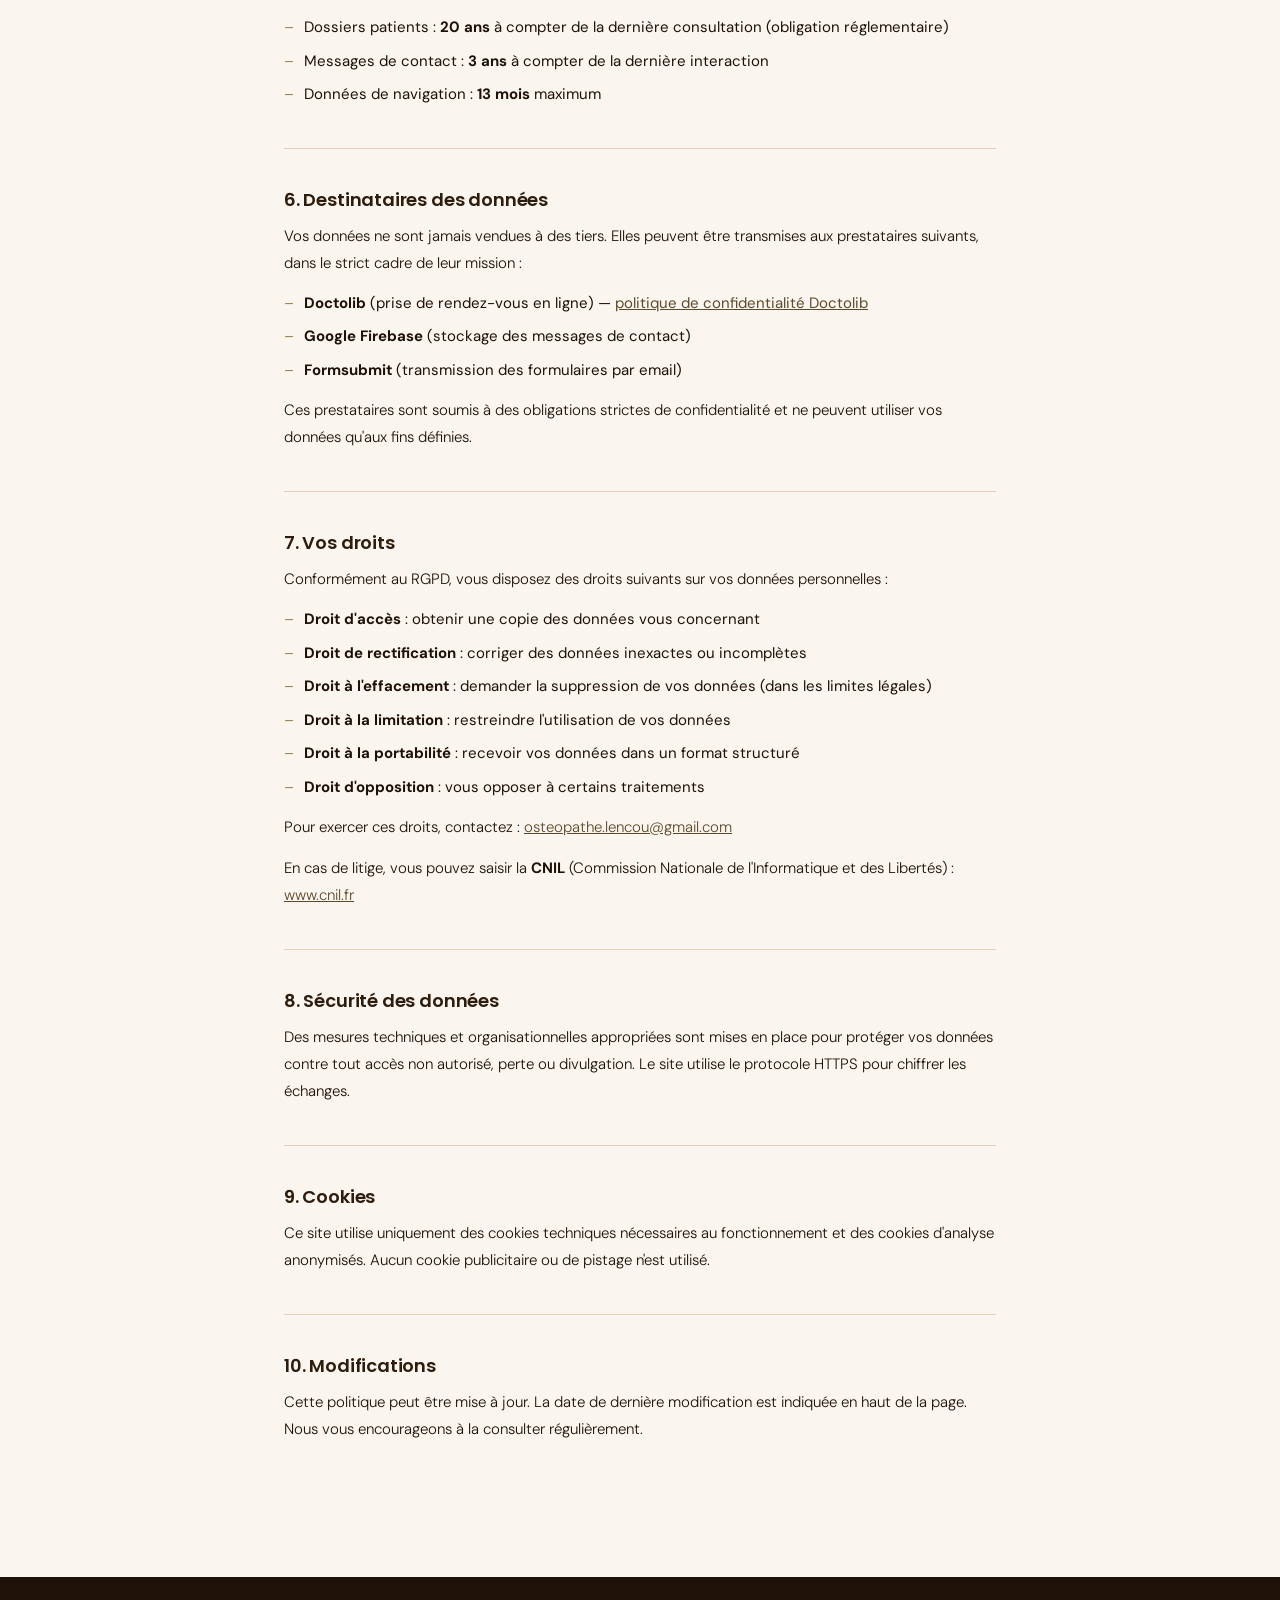
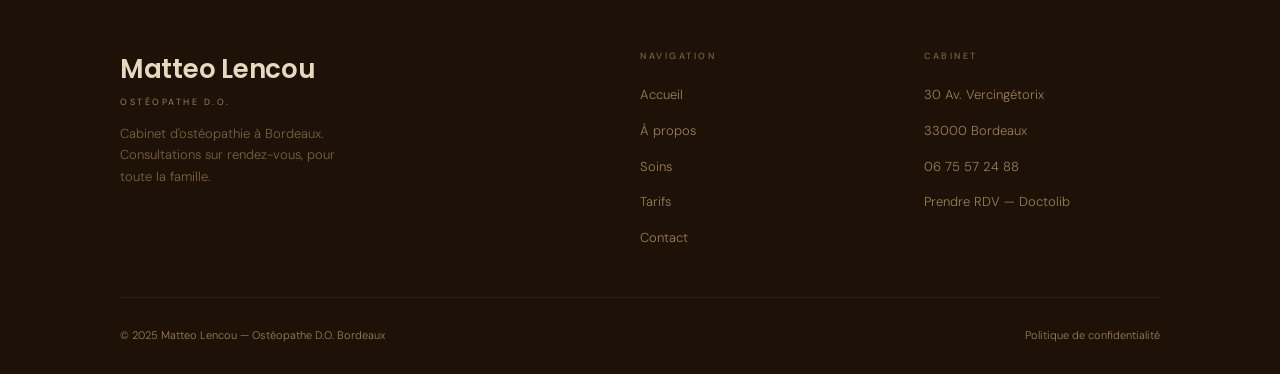
<file: politique-confidentialite.html>
<!DOCTYPE html>
<html lang="fr">
<head>
  <meta charset="UTF-8">
  <meta name="viewport" content="width=device-width, initial-scale=1.0">
  <title>Politique de Confidentialité — Matteo Lencou Ostéopathe Bordeaux</title>
  <meta name="description" content="Politique de confidentialité et traitement des données personnelles du cabinet d'ostéopathie Matteo Lencou à Bordeaux.">
  <meta name="robots" content="noindex, follow">

  <link rel="icon" href="img/favicon.ico" sizes="any">
  <link rel="icon" href="img/favicon-32.png" type="image/png" sizes="32x32">
  <link rel="icon" href="img/favicon-16.png" type="image/png" sizes="16x16">
  <link rel="icon" href="img/favicon-192.png" type="image/png" sizes="192x192">
  <link rel="apple-touch-icon" href="img/apple-touch-icon.png">
  <!-- Google Fonts async -->
  <link rel="preconnect" href="https://fonts.googleapis.com">
  <link rel="preconnect" href="https://fonts.gstatic.com" crossorigin>
  <link rel="preload" as="style" href="https://fonts.googleapis.com/css2?family=Poppins:wght@300;400;500;600;700&family=DM+Sans:wght@300;400;500;600&display=swap" onload="this.onload=null;this.rel='stylesheet'">
  <noscript><link rel="stylesheet" href="https://fonts.googleapis.com/css2?family=Poppins:wght@300;400;500;600;700&family=DM+Sans:wght@300;400;500;600&display=swap"></noscript>
  <link rel="stylesheet" href="css/main.css?v=2">
  <style>
    .legal-content {
      max-width: 760px;
      margin: 0 auto;
      padding: 80px 24px 120px;
    }
    .legal-content h1 {
      font-size: clamp(28px, 4vw, 42px);
      font-weight: 600;
      color: var(--g900);
      margin-bottom: 8px;
    }
    .legal-date {
      font-size: 13px;
      color: var(--text-3);
      margin-bottom: 48px;
      display: block;
    }
    .legal-content h2 {
      font-size: 18px;
      font-weight: 600;
      color: var(--g800);
      margin: 40px 0 12px;
      padding-top: 40px;
      border-top: 1px solid var(--ivory-3);
    }
    .legal-content h2:first-of-type {
      border-top: none;
      padding-top: 0;
    }
    .legal-content p {
      font-size: 15px;
      line-height: 1.8;
      color: var(--text-2);
      margin-bottom: 14px;
    }
    .legal-content ul {
      list-style: none;
      padding: 0;
      margin: 0 0 14px;
      display: flex;
      flex-direction: column;
      gap: 8px;
    }
    .legal-content ul li {
      font-size: 15px;
      line-height: 1.7;
      color: var(--text-2);
      padding-left: 20px;
      position: relative;
    }
    .legal-content ul li::before {
      content: '–';
      position: absolute;
      left: 0;
      color: var(--g400);
    }
    .legal-content a {
      color: var(--g600);
      text-decoration: underline;
    }
    .legal-highlight {
      background: var(--g50);
      border-left: 3px solid var(--g400);
      border-radius: 0 10px 10px 0;
      padding: 16px 20px;
      margin: 20px 0;
      font-size: 14px;
      color: var(--text-2);
      line-height: 1.7;
    }
  </style>
</head>
<body>

<!-- NAV -->
<nav class="nav light" id="nav">
  <div class="nav-inner">
    <a href="index.html" class="nav-logo">
      <img src="img/logo.webp" alt="Matteo Lencou Ostéopathe" class="nav-logo-img">
      <div class="nav-logo-text">
        <span class="name">Matteo Lencou</span>
        <span class="sub">Ostéopathe D.O. · Bordeaux</span>
      </div>
    </a>
    <ul class="nav-links">
      <li><a href="a-propos.html">À propos</a></li>
      <li><a href="soins.html">Soins</a></li>
      <li><a href="tarifs.html">Tarifs</a></li>
      <li><a href="contact.html">Contact</a></li>
      <li>
        <a href="https://www.doctolib.fr/osteopathe/bordeaux/matteo-lencou/booking/places?specialityId=10&telehealth=false&profile_skipped=true&source=external_referral"
           class="btn btn-primary" target="_blank" rel="noopener noreferrer">Prendre RDV</a>
      </li>
    </ul>
    <button class="burger" aria-label="Ouvrir le menu">
      <span></span><span></span><span></span>
    </button>
  </div>
</nav>

<div class="mobile-nav" id="mobile-nav">
  <a href="index.html">Accueil</a>
  <a href="a-propos.html">À propos</a>
  <a href="soins.html">Soins</a>
  <a href="tarifs.html">Tarifs</a>
  <a href="contact.html">Contact</a>
  <a href="https://www.doctolib.fr/osteopathe/bordeaux/matteo-lencou/booking/places?specialityId=10&telehealth=false&profile_skipped=true&source=external_referral"
     target="_blank" rel="noopener noreferrer" class="btn btn-primary" style="margin-top:12px">Prendre RDV</a>
</div>

<main>
  <div class="legal-content">
    <h1>Politique de confidentialité</h1>
    <span class="legal-date">Dernière mise à jour : mai 2025</span>

    <div class="legal-highlight">
      La protection de vos données personnelles est une priorité. Cette politique explique quelles données sont collectées, pourquoi et comment elles sont utilisées, conformément au Règlement Général sur la Protection des Données (RGPD — Règlement UE 2016/679).
    </div>

    <h2>1. Responsable du traitement</h2>
    <p>
      Le responsable du traitement des données est :<br>
      <strong>Matteo Lencou</strong>, Ostéopathe D.O.<br>
      30 Avenue Vercingétorix, 33000 Bordeaux<br>
      Email : <a href="mailto:osteopathe.lencou@gmail.com">osteopathe.lencou@gmail.com</a><br>
      Téléphone : <a href="tel:+33675572488">06 75 57 24 88</a>
    </p>

    <h2>2. Données collectées</h2>
    <p>Dans le cadre de la prise en charge ostéopathique et du fonctionnement du cabinet, les données suivantes peuvent être collectées :</p>
    <ul>
      <li>Données d'identité : nom, prénom</li>
      <li>Données de contact : adresse email, numéro de téléphone</li>
      <li>Données de santé : antécédents médicaux, motif de consultation, informations communiquées lors des séances (soumises au secret professionnel)</li>
      <li>Données de navigation : adresse IP, type de navigateur, pages visitées (via les outils d'analyse du site)</li>
    </ul>

    <h2>3. Finalités du traitement</h2>
    <p>Les données collectées sont utilisées pour :</p>
    <ul>
      <li>Assurer le suivi ostéopathique et la prise en charge des patients</li>
      <li>Gérer les rendez-vous (via Doctolib ou formulaire de contact)</li>
      <li>Répondre aux demandes de contact et de renseignements</li>
      <li>Améliorer le contenu et les performances du site web</li>
      <li>Respecter les obligations légales et déontologiques</li>
    </ul>

    <h2>4. Base légale</h2>
    <p>Le traitement de vos données repose sur les bases légales suivantes :</p>
    <ul>
      <li><strong>Exécution d'un contrat</strong> : pour la gestion des rendez-vous et le suivi thérapeutique</li>
      <li><strong>Obligation légale</strong> : conservation des dossiers patients conformément à la réglementation médicale</li>
      <li><strong>Consentement</strong> : pour l'envoi de réponses aux formulaires de contact</li>
      <li><strong>Intérêt légitime</strong> : pour l'amélioration du site</li>
    </ul>

    <h2>5. Durée de conservation</h2>
    <ul>
      <li>Dossiers patients : <strong>20 ans</strong> à compter de la dernière consultation (obligation réglementaire)</li>
      <li>Messages de contact : <strong>3 ans</strong> à compter de la dernière interaction</li>
      <li>Données de navigation : <strong>13 mois</strong> maximum</li>
    </ul>

    <h2>6. Destinataires des données</h2>
    <p>Vos données ne sont jamais vendues à des tiers. Elles peuvent être transmises aux prestataires suivants, dans le strict cadre de leur mission :</p>
    <ul>
      <li><strong>Doctolib</strong> (prise de rendez-vous en ligne) — <a href="https://www.doctolib.fr/confidentialite" target="_blank" rel="noopener noreferrer">politique de confidentialité Doctolib</a></li>
      <li><strong>Google Firebase</strong> (stockage des messages de contact)</li>
      <li><strong>Formsubmit</strong> (transmission des formulaires par email)</li>
    </ul>
    <p>Ces prestataires sont soumis à des obligations strictes de confidentialité et ne peuvent utiliser vos données qu'aux fins définies.</p>

    <h2>7. Vos droits</h2>
    <p>Conformément au RGPD, vous disposez des droits suivants sur vos données personnelles :</p>
    <ul>
      <li><strong>Droit d'accès</strong> : obtenir une copie des données vous concernant</li>
      <li><strong>Droit de rectification</strong> : corriger des données inexactes ou incomplètes</li>
      <li><strong>Droit à l'effacement</strong> : demander la suppression de vos données (dans les limites légales)</li>
      <li><strong>Droit à la limitation</strong> : restreindre l'utilisation de vos données</li>
      <li><strong>Droit à la portabilité</strong> : recevoir vos données dans un format structuré</li>
      <li><strong>Droit d'opposition</strong> : vous opposer à certains traitements</li>
    </ul>
    <p>Pour exercer ces droits, contactez : <a href="mailto:osteopathe.lencou@gmail.com">osteopathe.lencou@gmail.com</a></p>
    <p>En cas de litige, vous pouvez saisir la <strong>CNIL</strong> (Commission Nationale de l'Informatique et des Libertés) : <a href="https://www.cnil.fr" target="_blank" rel="noopener noreferrer">www.cnil.fr</a></p>

    <h2>8. Sécurité des données</h2>
    <p>Des mesures techniques et organisationnelles appropriées sont mises en place pour protéger vos données contre tout accès non autorisé, perte ou divulgation. Le site utilise le protocole HTTPS pour chiffrer les échanges.</p>

    <h2>9. Cookies</h2>
    <p>Ce site utilise uniquement des cookies techniques nécessaires au fonctionnement et des cookies d'analyse anonymisés. Aucun cookie publicitaire ou de pistage n'est utilisé.</p>

    <h2>10. Modifications</h2>
    <p>Cette politique peut être mise à jour. La date de dernière modification est indiquée en haut de la page. Nous vous encourageons à la consulter régulièrement.</p>
  </div>
</main>

<!-- FOOTER -->
<footer>
  <div class="wrap">
    <div class="footer-grid">
      <div class="footer-brand">
        <div class="fn">Matteo Lencou</div>
        <span class="fs">Ostéopathe D.O.</span>
        <p>Cabinet d'ostéopathie à Bordeaux. Consultations sur rendez-vous, pour toute la famille.</p>
      </div>
      <div class="footer-col">
        <h5>Navigation</h5>
        <ul>
          <li><a href="index.html">Accueil</a></li>
          <li><a href="a-propos.html">À propos</a></li>
          <li><a href="soins.html">Soins</a></li>
          <li><a href="tarifs.html">Tarifs</a></li>
          <li><a href="contact.html">Contact</a></li>
        </ul>
      </div>
      <div class="footer-col">
        <h5>Cabinet</h5>
        <ul>
          <li><span>30 Av. Vercingétorix</span></li>
          <li><span>33000 Bordeaux</span></li>
          <li><a href="tel:+33675572488">06 75 57 24 88</a></li>
          <li><a href="https://www.doctolib.fr/osteopathe/bordeaux/matteo-lencou/booking/places?specialityId=10&telehealth=false&profile_skipped=true&source=external_referral"
                 target="_blank" rel="noopener noreferrer">Prendre RDV — Doctolib</a></li>
        </ul>
      </div>
    </div>
    <div class="footer-bottom">
      <p style="color:var(--g400);font-weight:300">© 2025 Matteo Lencou — Ostéopathe D.O. Bordeaux</p>
      <p><a href="politique-confidentialite.html" style="color:var(--g400);text-decoration:none;font-size:11px;font-family:var(--font-b);font-weight:300">Politique de confidentialité</a></p>
    </div>
  </div>
</footer>

<script src="js/main.js"></script>
</body>
</html>
</file>
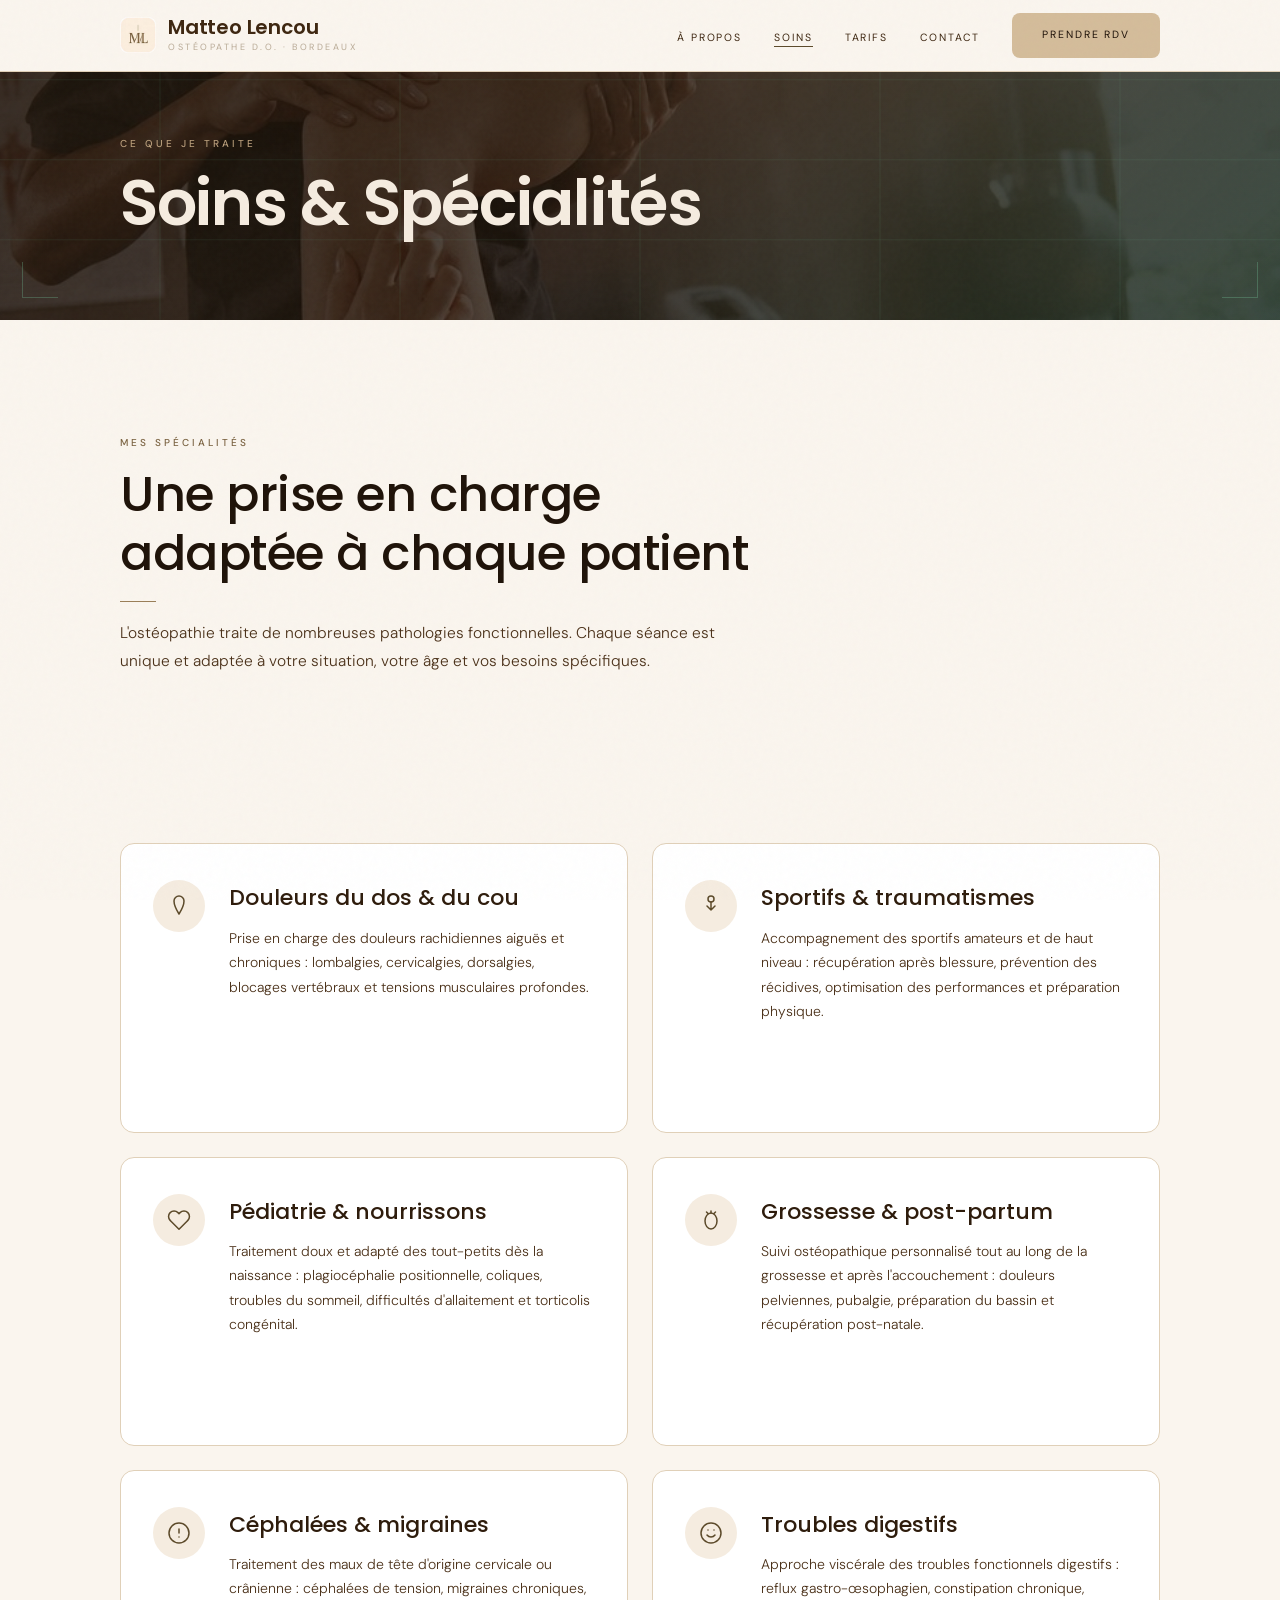
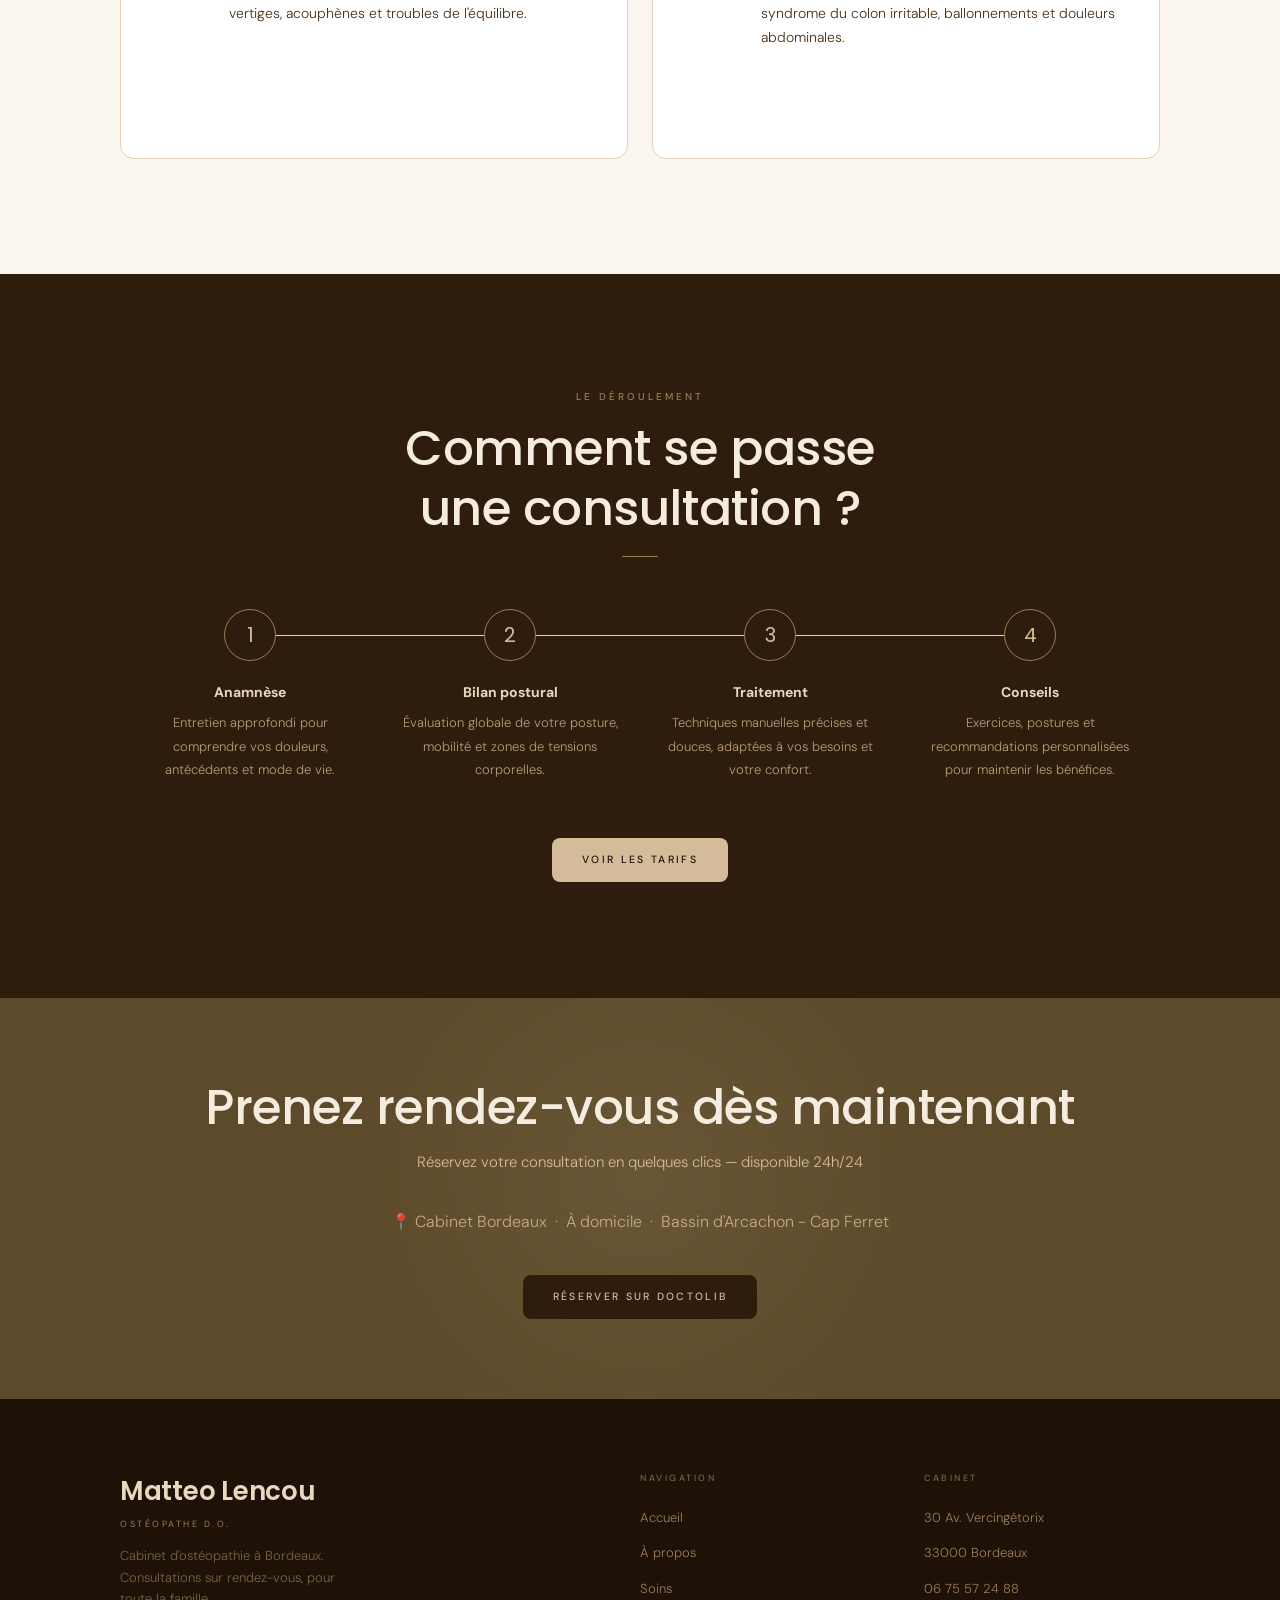
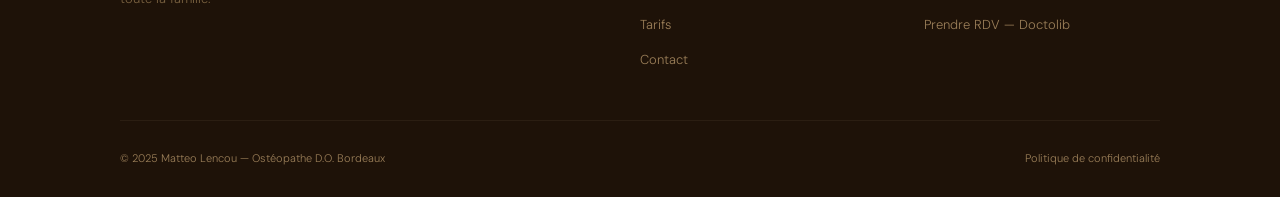
<file: soins.html>
<!DOCTYPE html>
<html lang="fr">
<head>
  <meta charset="UTF-8">
  <meta name="viewport" content="width=device-width, initial-scale=1.0">
  <title>Soins Ostéopathie Bordeaux — Dos, Sciatique, Bébé, Sport, Grossesse | Matteo Lencou</title>
  <meta name="description" content="Ostéopathie à Bordeaux : lombalgies, sciatique, cervicales, nourrissons, plagiocéphalie, coliques, sportifs, tendinites, grossesse, migraines, troubles digestifs. Matteo Lencou D.O.">
  <meta name="keywords" content="ostéopathie bordeaux, ostéopathe dos bordeaux, ostéopathe sciatique bordeaux, ostéopathe lombalgies bordeaux, ostéopathe cervicales bordeaux, ostéopathe hernie discale bordeaux, ostéopathe nourrisson bordeaux, ostéopathe bébé bordeaux, ostéopathe plagiocéphalie bordeaux, ostéopathe coliques bébé bordeaux, ostéopathe sportif bordeaux, ostéopathe tendinite bordeaux, ostéopathe entorse bordeaux, ostéopathe grossesse bordeaux, ostéopathe post-partum bordeaux, ostéopathe migraine bordeaux, ostéopathe vertiges bordeaux, ostéopathe troubles digestifs bordeaux, ostéopathe reflux bordeaux, ostéopathe torticolis nourrisson bordeaux">
  <meta name="robots" content="index, follow">
  <meta name="author" content="Matteo Lencou">
  <link rel="canonical" href="https://rdv-osteo-bordeaux.fr/soins.html">

  <!-- Open Graph -->
  <meta property="og:type"        content="website">
  <meta property="og:url"         content="https://rdv-osteo-bordeaux.fr/soins.html">
  <meta property="og:title"       content="Soins Ostéopathie Bordeaux — Dos, Bébé, Sport, Grossesse">
  <meta property="og:description" content="Ostéopathie du dos, sport, nourrissons, grossesse, migraines à Bordeaux. Matteo Lencou D.O. — approche globale et personnalisée.">
  <meta property="og:image"       content="https://rdv-osteo-bordeaux.fr/img/photo_doc.webp">
  <meta property="og:locale"      content="fr_FR">

  <!-- Structured data — MedicalCondition traitées -->
  <script type="application/ld+json">
  {
    "@context": "https://schema.org",
    "@type": "MedicalWebPage",
    "name": "Soins Ostéopathie Bordeaux — Matteo Lencou D.O.",
    "url": "https://rdv-osteo-bordeaux.fr/soins.html",
    "description": "Soins ostéopathiques à Bordeaux : douleurs du dos, cervicales, sciatique, pédiatrie nourrissons, sport, grossesse, migraines, troubles digestifs.",
    "medicalAudience": "Patient",
    "about": [
      { "@type": "MedicalCondition", "name": "Lombalgie" },
      { "@type": "MedicalCondition", "name": "Sciatique" },
      { "@type": "MedicalCondition", "name": "Cervicalgie" },
      { "@type": "MedicalCondition", "name": "Hernie discale" },
      { "@type": "MedicalCondition", "name": "Plagiocéphalie" },
      { "@type": "MedicalCondition", "name": "Coliques du nourrisson" },
      { "@type": "MedicalCondition", "name": "Tendinite" },
      { "@type": "MedicalCondition", "name": "Migraine" },
      { "@type": "MedicalCondition", "name": "Troubles digestifs" }
    ],
    "provider": {
      "@type": "MedicalBusiness",
      "name": "Matteo Lencou — Ostéopathe D.O. Bordeaux",
      "telephone": "+33675572488",
      "address": {
        "@type": "PostalAddress",
        "streetAddress": "30 Avenue Vercingétorix",
        "addressLocality": "Bordeaux",
        "postalCode": "33000",
        "addressCountry": "FR"
      }
    }
  }
  </script>

  <link rel="icon" href="img/favicon.ico" sizes="any">
  <link rel="icon" href="img/favicon-32.png" type="image/png" sizes="32x32">
  <link rel="icon" href="img/favicon-16.png" type="image/png" sizes="16x16">
  <link rel="icon" href="img/favicon-192.png" type="image/png" sizes="192x192">
  <link rel="apple-touch-icon" href="img/apple-touch-icon.png">
  <!-- Google Fonts async -->
  <link rel="preconnect" href="https://fonts.googleapis.com">
  <link rel="preconnect" href="https://fonts.gstatic.com" crossorigin>
  <link rel="preload" as="style" href="https://fonts.googleapis.com/css2?family=Poppins:wght@300;400;500;600;700&family=DM+Sans:wght@300;400;500;600&display=swap" onload="this.onload=null;this.rel='stylesheet'">
  <noscript><link rel="stylesheet" href="https://fonts.googleapis.com/css2?family=Poppins:wght@300;400;500;600;700&family=DM+Sans:wght@300;400;500;600&display=swap"></noscript>
  <link rel="stylesheet" href="css/main.css?v=2">
  <style>
    .soins-full-grid {
      display: grid;
      grid-template-columns: repeat(2, 1fr);
      gap: 24px;
    }
    .soin-full-card {
      background: #fff;
      border: 1px solid var(--ivory-3);
      border-radius: 14px;
      padding: 36px 32px;
      transition: border-color var(--t), box-shadow var(--t);
      display: flex;
      gap: 24px;
      align-items: flex-start;
    }
    .soin-full-card:hover {
      border-color: var(--g300);
      box-shadow: 0 8px 32px rgba(45,106,79,.08);
    }
    .soin-icon-wrap {
      flex-shrink: 0;
      width: 52px; height: 52px;
      background: var(--g50);
      border-radius: 50%;
      display: flex;
      align-items: center;
      justify-content: center;
    }
    .soin-icon-wrap svg {
      width: 24px; height: 24px;
      stroke: var(--g600);
      fill: none;
      stroke-width: 1.5;
      stroke-linecap: round;
      stroke-linejoin: round;
    }
    .soin-full-card h3 {
      font-size: 22px;
      margin-bottom: 10px;
      color: var(--g800);
    }
    .soin-full-card p { font-size: 14px; line-height: 1.75; }
    .soin-tags {
      display: flex;
      flex-wrap: wrap;
      gap: 6px;
      margin-top: 14px;
    }
    .soin-tag {
      font-size: 10px;
      letter-spacing: .18em;
      text-transform: uppercase;
      color: var(--g600);
      background: var(--g50);
      border: 1px solid rgba(82,183,136,.2);
      padding: 4px 10px;
      border-radius: 20px;
      font-family: var(--font-b);
    }

    .process-grid {
      display: grid;
      grid-template-columns: repeat(4, 1fr);
      gap: 0;
      margin-top: 48px;
      position: relative;
    }
    .process-grid::before {
      content: '';
      position: absolute;
      top: 26px;
      left: calc(12.5% + 8px);
      right: calc(12.5% + 8px);
      height: 1px;
      background: var(--ivory-3);
    }
    .process-step {
      text-align: center;
      padding: 0 16px;
    }
    .step-num {
      width: 52px; height: 52px;
      border-radius: 50%;
      border: 1.5px solid var(--g400);
      background: var(--ivory);
      display: flex;
      align-items: center;
      justify-content: center;
      margin: 0 auto 20px;
      font-family: var(--font-d);
      font-size: 20px;
      color: var(--g600);
      position: relative;
      z-index: 1;
    }
    .process-step h4 { font-size: 14px; margin-bottom: 8px; color: var(--text); }
    .process-step p  { font-size: 13px; }

    @media (max-width: 900px) {
      .soins-full-grid { grid-template-columns: 1fr; }
      .process-grid { grid-template-columns: repeat(2, 1fr); gap: 32px; }
      .process-grid::before { display: none; }
    }
    @media (max-width: 600px) {
      .process-grid { grid-template-columns: 1fr; }
    }
  </style>
</head>
<body>

<!-- NAV -->
<nav class="nav light" id="nav">
  <div class="nav-inner">
    <a href="index.html" class="nav-logo">
      <img src="img/logo.webp" alt="Matteo Lencou Ostéopathe" class="nav-logo-img">
      <div class="nav-logo-text">
        <span class="name">Matteo Lencou</span>
        <span class="sub">Ostéopathe D.O. · Bordeaux</span>
      </div>
    </a>
    <ul class="nav-links">
      <li><a href="a-propos.html">À propos</a></li>
      <li><a href="soins.html">Soins</a></li>
      <li><a href="tarifs.html">Tarifs</a></li>
      <li><a href="contact.html">Contact</a></li>
      <li>
        <a href="https://www.doctolib.fr/osteopathe/bordeaux/matteo-lencou/booking/places?specialityId=10&telehealth=false&profile_skipped=true&source=external_referral"
           class="btn btn-primary" target="_blank" rel="noopener noreferrer">Prendre RDV</a>
      </li>
    </ul>
    <button class="burger" aria-label="Ouvrir le menu">
      <span></span><span></span><span></span>
    </button>
  </div>
</nav>

<div class="mobile-nav" id="mobile-nav">
  <a href="index.html">Accueil</a>
  <a href="a-propos.html">À propos</a>
  <a href="soins.html">Soins</a>
  <a href="tarifs.html">Tarifs</a>
  <a href="contact.html">Contact</a>
  <a href="https://www.doctolib.fr/osteopathe/bordeaux/matteo-lencou/booking/places?specialityId=10&telehealth=false&profile_skipped=true&source=external_referral"
     target="_blank" rel="noopener noreferrer" class="btn btn-primary" style="margin-top:12px">Prendre RDV</a>
</div>

<!-- PAGE HERO -->
<section class="page-hero">
  <div class="ph-bg" style="background-image:url('img/photo &.jpg');background-position:center 35%"></div>
  <div class="ph-overlay"></div>
  <svg class="ph-grid" viewBox="0 0 1200 300" preserveAspectRatio="xMidYMid slice" aria-hidden="true">
    <line x1="0" y1="75"  x2="1200" y2="75"  style="--delay:.1s"/>
    <line x1="0" y1="150" x2="1200" y2="150" style="--delay:.4s"/>
    <line x1="0" y1="225" x2="1200" y2="225" style="--delay:.7s"/>
    <line x1="150"  y1="0" x2="150"  y2="300" style="--delay:.2s"/>
    <line x1="375"  y1="0" x2="375"  y2="300" style="--delay:.5s"/>
    <line x1="600"  y1="0" x2="600"  y2="300" style="--delay:.8s"/>
    <line x1="825"  y1="0" x2="825"  y2="300" style="--delay:1.1s"/>
    <line x1="1050" y1="0" x2="1050" y2="300" style="--delay:1.4s"/>
  </svg>
  <div class="ph-corner ph-corner--tl"></div>
  <div class="ph-corner ph-corner--tr"></div>
  <div class="ph-corner ph-corner--bl"></div>
  <div class="ph-corner ph-corner--br"></div>
  <div class="ph-dot" style="left:8%;--delay:0s;--dur:5.5s"></div>
  <div class="ph-dot" style="left:28%;--delay:2s;--dur:4.5s"></div>
  <div class="ph-dot" style="left:55%;--delay:1s;--dur:6s"></div>
  <div class="ph-dot" style="left:80%;--delay:3s;--dur:5s"></div>
  <div class="wrap" style="position:relative;z-index:3">
    <span class="eyebrow">Ce que je traite</span>
    <h1><span class="word-anim" style="--d:.3s">Soins</span> <span class="word-anim" style="--d:.5s">&amp;</span> <span class="word-anim" style="--d:.7s">Spécialités</span></h1>
  </div>
</section>

<!-- INTRO -->
<section class="section" style="padding-bottom:0">
  <div class="wrap">
    <div class="section-header reveal" style="max-width:640px">
      <span class="eyebrow" style="color:var(--g500)">Mes spécialités</span>
      <h2>Une prise en charge adaptée à chaque patient</h2>
      <div class="rule"></div>
      <p>L'ostéopathie traite de nombreuses pathologies fonctionnelles. Chaque séance est unique et adaptée à votre situation, votre âge et vos besoins spécifiques.</p>
    </div>
  </div>
</section>

<!-- SOINS GRID -->
<section class="section">
  <div class="wrap">
    <div class="soins-full-grid">

      <div class="soin-full-card reveal">
        <div class="soin-icon-wrap">
          <svg viewBox="0 0 24 24"><path d="M12 2a5 5 0 0 1 5 5c0 5-5 13-5 13S7 12 7 7a5 5 0 0 1 5-5z"/></svg>
        </div>
        <div>
          <h3>Douleurs du dos &amp; du cou</h3>
          <p>Prise en charge des douleurs rachidiennes aiguës et chroniques : lombalgies, cervicalgies, dorsalgies, blocages vertébraux et tensions musculaires profondes.</p>
          <div class="soin-tags">
            <span class="soin-tag">Lombalgie</span>
            <span class="soin-tag">Cervicalgie</span>
            <span class="soin-tag">Sciatique</span>
            <span class="soin-tag">Hernie discale</span>
          </div>
        </div>
      </div>

      <div class="soin-full-card reveal">
        <div class="soin-icon-wrap">
          <svg viewBox="0 0 24 24"><circle cx="12" cy="5" r="3"/><path d="M12 8v8M8 12l4 4 4-4"/></svg>
        </div>
        <div>
          <h3>Sportifs &amp; traumatismes</h3>
          <p>Accompagnement des sportifs amateurs et de haut niveau : récupération après blessure, prévention des récidives, optimisation des performances et préparation physique.</p>
          <div class="soin-tags">
            <span class="soin-tag">Entorse</span>
            <span class="soin-tag">Tendinite</span>
            <span class="soin-tag">Récupération</span>
            <span class="soin-tag">Performance</span>
          </div>
        </div>
      </div>

      <div class="soin-full-card reveal">
        <div class="soin-icon-wrap">
          <svg viewBox="0 0 24 24"><path d="M20.84 4.61a5.5 5.5 0 0 0-7.78 0L12 5.67l-1.06-1.06a5.5 5.5 0 0 0-7.78 7.78l1.06 1.06L12 21.23l7.78-7.78 1.06-1.06a5.5 5.5 0 0 0 0-7.78z"/></svg>
        </div>
        <div>
          <h3>Pédiatrie &amp; nourrissons</h3>
          <p>Traitement doux et adapté des tout-petits dès la naissance : plagiocéphalie positionnelle, coliques, troubles du sommeil, difficultés d'allaitement et torticolis congénital.</p>
          <div class="soin-tags">
            <span class="soin-tag">Nourrisson</span>
            <span class="soin-tag">Plagiocéphalie</span>
            <span class="soin-tag">Coliques</span>
            <span class="soin-tag">Torticolis</span>
          </div>
        </div>
      </div>

      <div class="soin-full-card reveal">
        <div class="soin-icon-wrap">
          <svg viewBox="0 0 24 24"><ellipse cx="12" cy="13" rx="6" ry="8"/><path d="M12 5V3M9 5.5L7.5 4M15 5.5l1.5-1.5"/></svg>
        </div>
        <div>
          <h3>Grossesse &amp; post-partum</h3>
          <p>Suivi ostéopathique personnalisé tout au long de la grossesse et après l'accouchement : douleurs pelviennes, pubalgie, préparation du bassin et récupération post-natale.</p>
          <div class="soin-tags">
            <span class="soin-tag">Grossesse</span>
            <span class="soin-tag">Pubalgie</span>
            <span class="soin-tag">Post-partum</span>
            <span class="soin-tag">Bassin</span>
          </div>
        </div>
      </div>

      <div class="soin-full-card reveal">
        <div class="soin-icon-wrap">
          <svg viewBox="0 0 24 24"><circle cx="12" cy="12" r="10"/><path d="M12 8v4M12 16h.01"/></svg>
        </div>
        <div>
          <h3>Céphalées &amp; migraines</h3>
          <p>Traitement des maux de tête d'origine cervicale ou crânienne : céphalées de tension, migraines chroniques, vertiges, acouphènes et troubles de l'équilibre.</p>
          <div class="soin-tags">
            <span class="soin-tag">Migraine</span>
            <span class="soin-tag">Vertiges</span>
            <span class="soin-tag">Acouphènes</span>
            <span class="soin-tag">Cervicalgies</span>
          </div>
        </div>
      </div>

      <div class="soin-full-card reveal">
        <div class="soin-icon-wrap">
          <svg viewBox="0 0 24 24"><path d="M12 2C6.48 2 2 6.48 2 12s4.48 10 10 10 10-4.48 10-10S17.52 2 12 2z"/><path d="M8 14s1.5 2 4 2 4-2 4-2M9 9h.01M15 9h.01"/></svg>
        </div>
        <div>
          <h3>Troubles digestifs</h3>
          <p>Approche viscérale des troubles fonctionnels digestifs : reflux gastro-œsophagien, constipation chronique, syndrome du colon irritable, ballonnements et douleurs abdominales.</p>
          <div class="soin-tags">
            <span class="soin-tag">Reflux</span>
            <span class="soin-tag">Constipation</span>
            <span class="soin-tag">Côlon irritable</span>
            <span class="soin-tag">Digestif</span>
          </div>
        </div>
      </div>

    </div>
  </div>
</section>

<!-- DÉROULEMENT -->
<section class="section" style="background:var(--g800);">
  <div class="wrap">
    <div class="section-header c reveal">
      <span class="eyebrow">Le déroulement</span>
      <h2 style="color:var(--g50)">Comment se passe<br>une consultation ?</h2>
      <div class="rule c"></div>
    </div>
    <div class="process-grid">
      <div class="process-step reveal">
        <div class="step-num" style="background:var(--g800);border-color:var(--g400);color:var(--g200)">1</div>
        <h4 style="color:var(--g100)">Anamnèse</h4>
        <p style="color:var(--g300)">Entretien approfondi pour comprendre vos douleurs, antécédents et mode de vie.</p>
      </div>
      <div class="process-step reveal">
        <div class="step-num" style="background:var(--g800);border-color:var(--g400);color:var(--g200)">2</div>
        <h4 style="color:var(--g100)">Bilan postural</h4>
        <p style="color:var(--g300)">Évaluation globale de votre posture, mobilité et zones de tensions corporelles.</p>
      </div>
      <div class="process-step reveal">
        <div class="step-num" style="background:var(--g800);border-color:var(--g400);color:var(--g200)">3</div>
        <h4 style="color:var(--g100)">Traitement</h4>
        <p style="color:var(--g300)">Techniques manuelles précises et douces, adaptées à vos besoins et votre confort.</p>
      </div>
      <div class="process-step reveal">
        <div class="step-num" style="background:var(--g800);border-color:var(--g400);color:var(--g200)">4</div>
        <h4 style="color:var(--g100)">Conseils</h4>
        <p style="color:var(--g300)">Exercices, postures et recommandations personnalisées pour maintenir les bénéfices.</p>
      </div>
    </div>
    <div style="text-align:center;margin-top:56px">
      <a href="tarifs.html" class="btn btn-primary">Voir les tarifs</a>
    </div>
  </div>
</section>

<!-- CTA -->
<section class="cta-band">
  <div class="wrap">
    <h2 class="reveal">Prenez rendez-vous dès maintenant</h2>
    <p class="reveal">Réservez votre consultation en quelques clics — disponible 24h/24</p>
    <p class="reveal" style="font-size:16px;opacity:.85;margin-top:-6px">📍 Cabinet Bordeaux &nbsp;·&nbsp; À domicile &nbsp;·&nbsp; Bassin d'Arcachon - Cap Ferret</p>
    <a href="https://www.doctolib.fr/osteopathe/bordeaux/matteo-lencou/booking/places?specialityId=10&telehealth=false&profile_skipped=true&source=external_referral"
       class="btn btn-dark reveal" target="_blank" rel="noopener noreferrer">
      Réserver sur Doctolib
    </a>
  </div>
</section>

<!-- FOOTER -->
<footer>
  <div class="wrap">
    <div class="footer-grid">
      <div class="footer-brand">
        <div class="fn">Matteo Lencou</div>
        <span class="fs">Ostéopathe D.O.</span>
        <p>Cabinet d'ostéopathie à Bordeaux. Consultations sur rendez-vous, pour toute la famille.</p>
      </div>
      <div class="footer-col">
        <h5>Navigation</h5>
        <ul>
          <li><a href="index.html">Accueil</a></li>
          <li><a href="a-propos.html">À propos</a></li>
          <li><a href="soins.html">Soins</a></li>
          <li><a href="tarifs.html">Tarifs</a></li>
          <li><a href="contact.html">Contact</a></li>
        </ul>
      </div>
      <div class="footer-col">
        <h5>Cabinet</h5>
        <ul>
          <li><span>30 Av. Vercingétorix</span></li>
          <li><span>33000 Bordeaux</span></li>
          <li><a href="tel:+33675572488">06 75 57 24 88</a></li>
          <li><a href="https://www.doctolib.fr/osteopathe/bordeaux/matteo-lencou/booking/places?specialityId=10&telehealth=false&profile_skipped=true&source=external_referral"
                 target="_blank" rel="noopener noreferrer">Prendre RDV — Doctolib</a></li>
        </ul>
      </div>
    </div>
    <div class="footer-bottom">
      <p style="color:var(--g400);font-weight:300">© 2025 Matteo Lencou — Ostéopathe D.O. Bordeaux</p>
      <p><a href="politique-confidentialite.html" style="color:var(--g400);text-decoration:none;font-size:11px;font-family:var(--font-b);font-weight:300">Politique de confidentialité</a></p>
    </div>
  </div>
</footer>

<script src="js/main.js"></script>
</body>
</html>
</file>
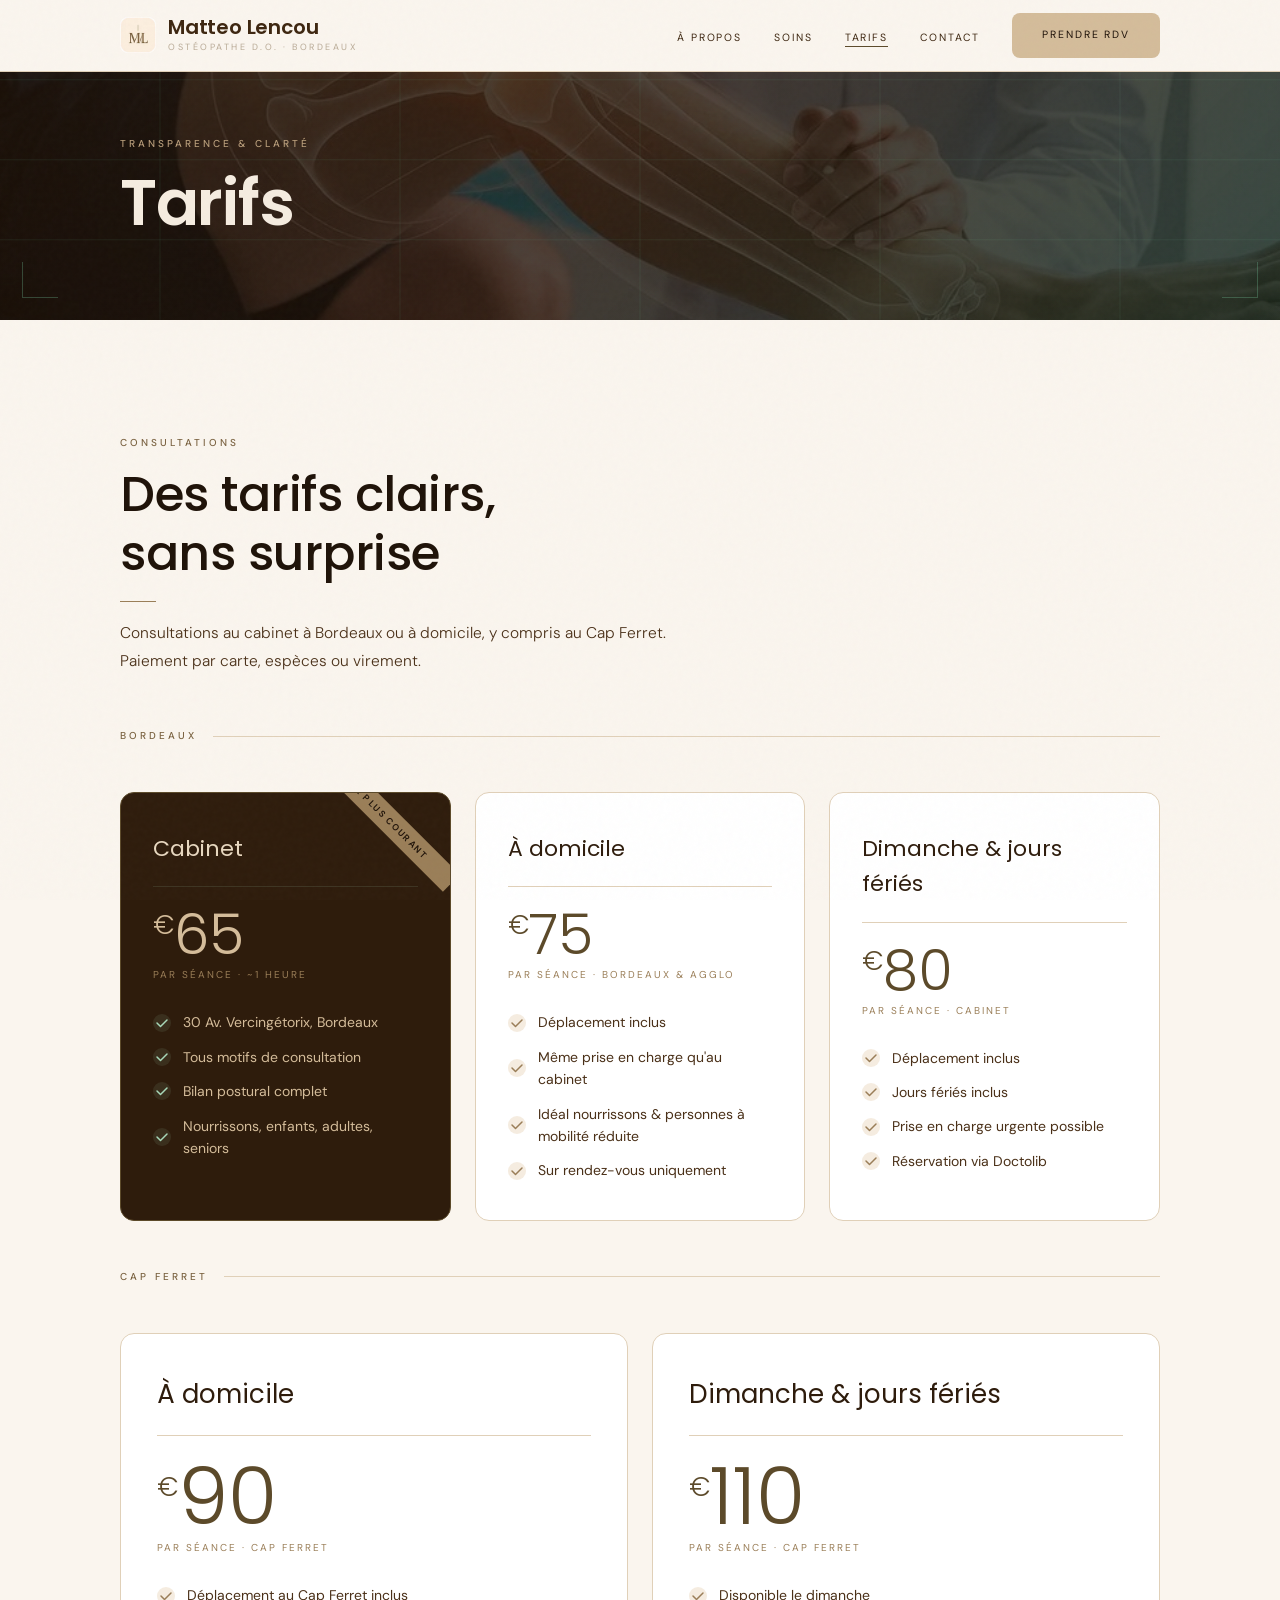
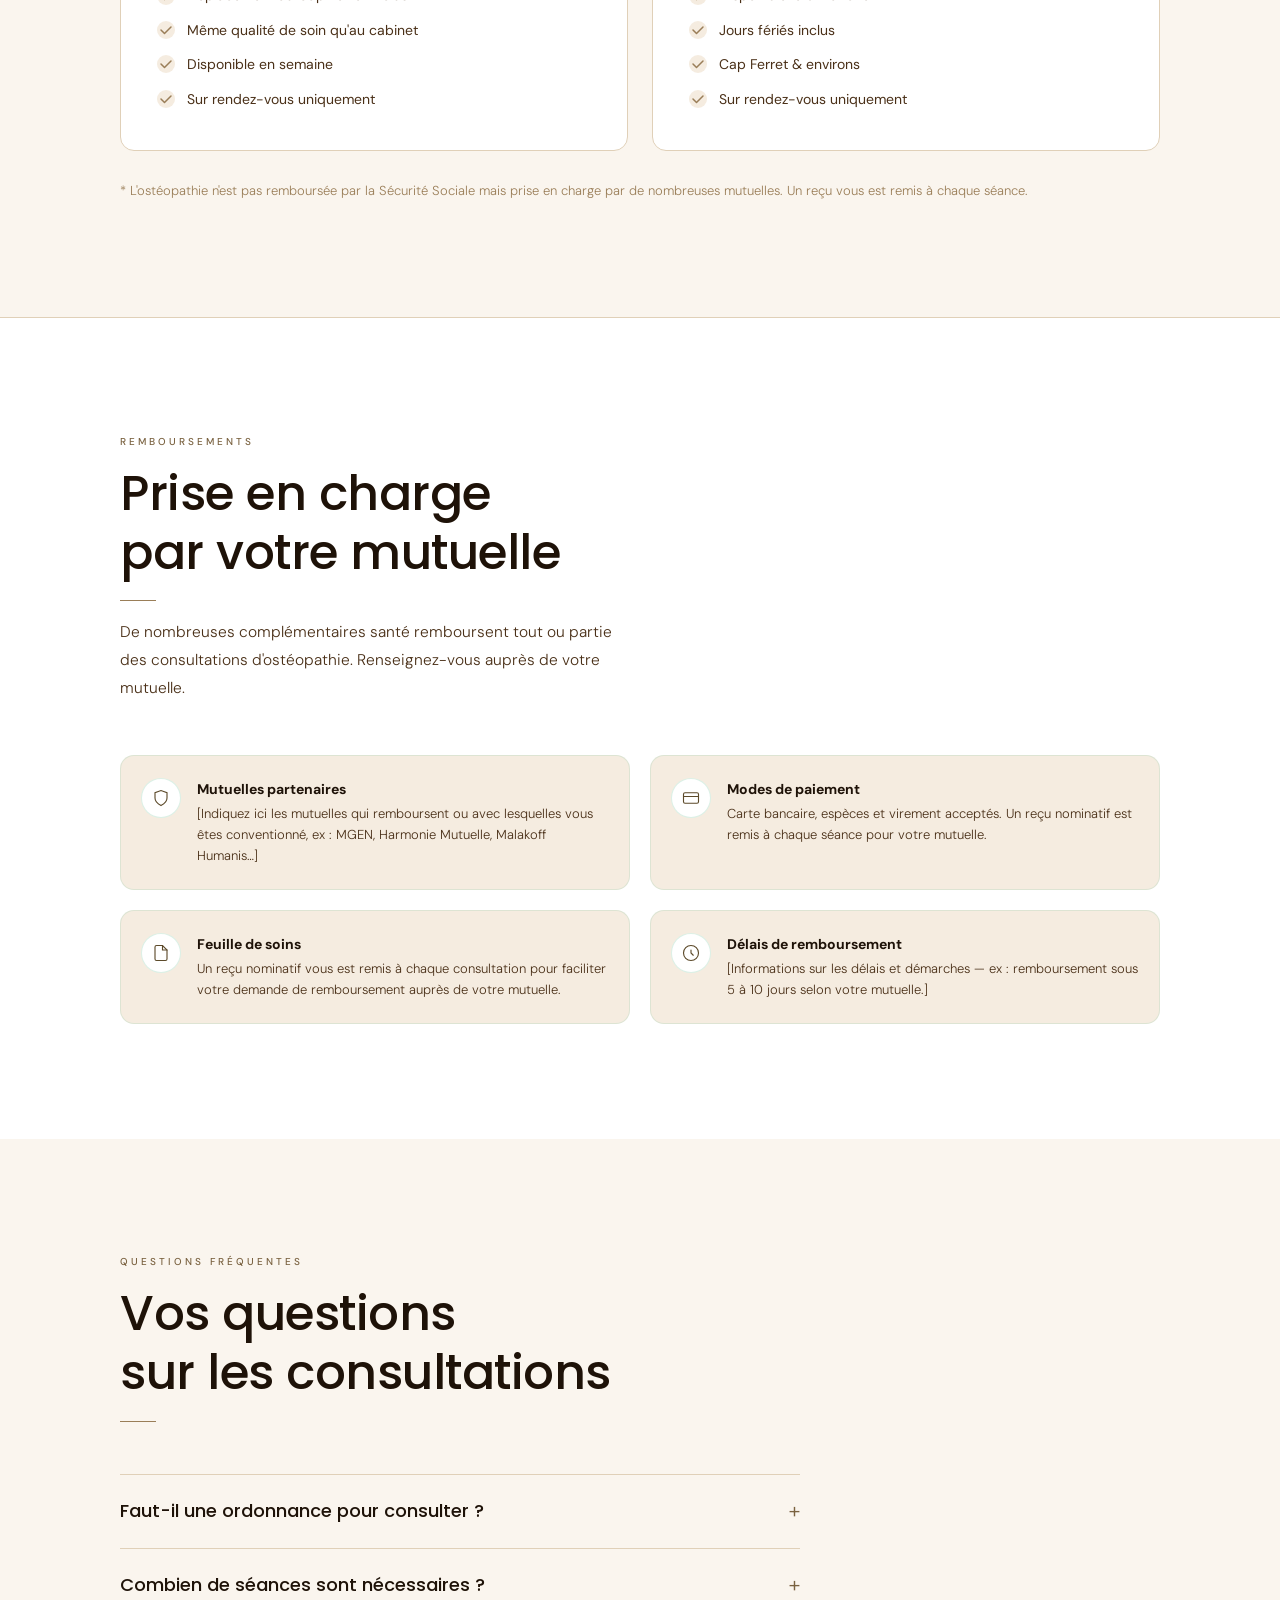
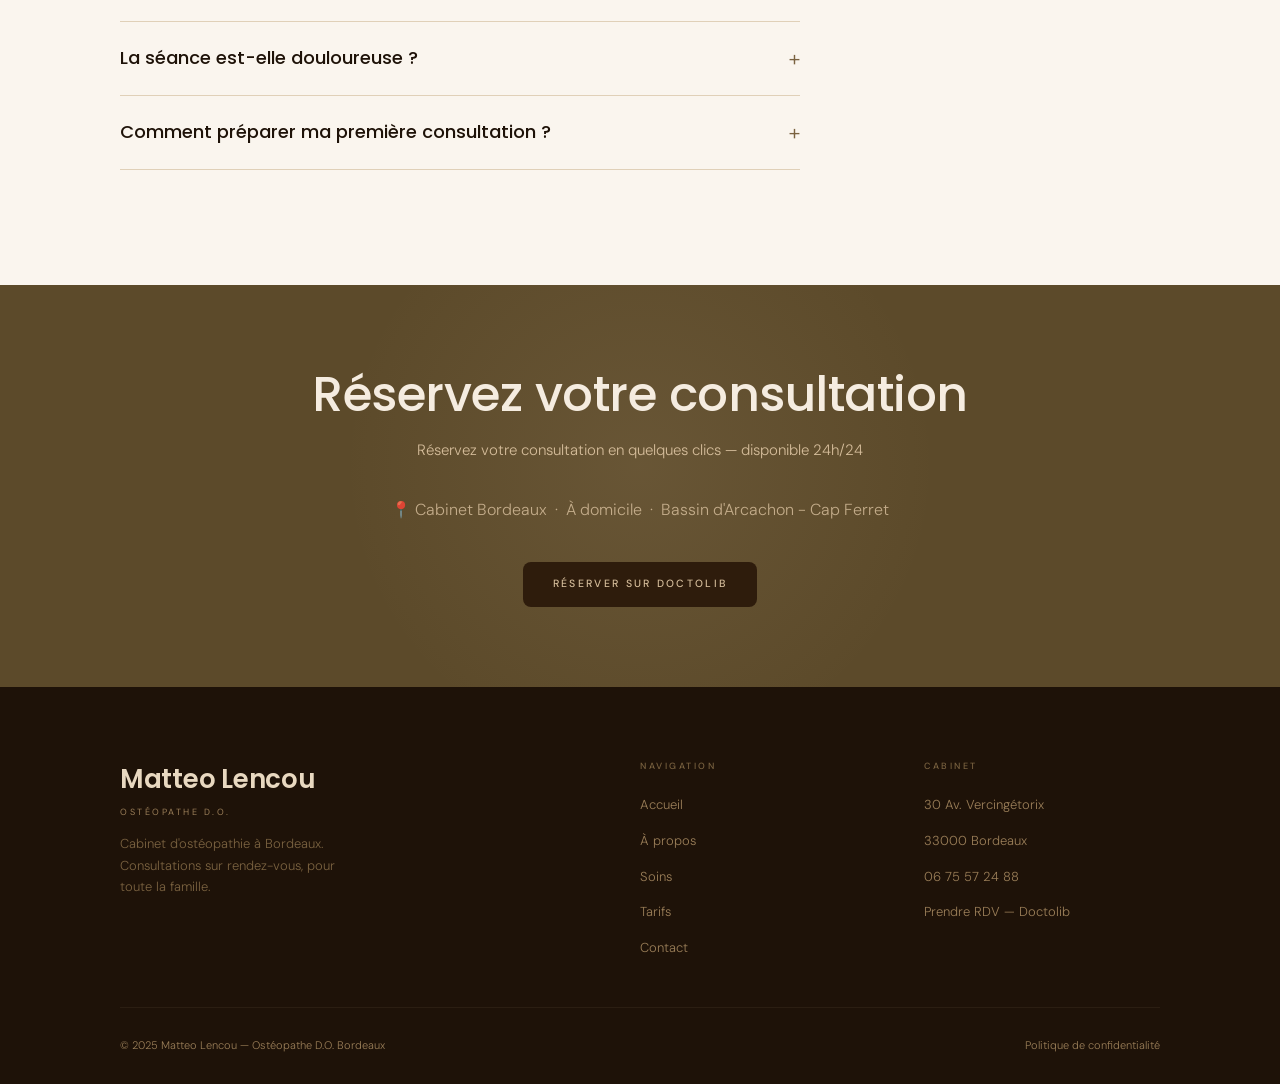
<file: tarifs.html>
<!DOCTYPE html>
<html lang="fr">
<head>
  <meta charset="UTF-8">
  <meta name="viewport" content="width=device-width, initial-scale=1.0">
  <title>Tarifs Ostéopathe Bordeaux — Séance, Remboursement Mutuelle | Matteo Lencou</title>
  <meta name="description" content="Tarifs ostéopathe Bordeaux : consultation adulte, nourrisson, sportif. Remboursement mutuelle possible. 1h de séance au 30 Av. Vercingétorix. RDV Doctolib 24h/24.">
  <meta name="keywords" content="tarif ostéopathe bordeaux, prix consultation ostéopathe bordeaux, ostéopathe remboursé bordeaux, remboursement mutuelle ostéopathe bordeaux, combien coûte ostéopathe bordeaux, ostéopathe pas cher bordeaux, tarif séance ostéopathie bordeaux, ostéopathe bordeaux prix, consultation ostéopathie bordeaux tarif">
  <meta name="robots" content="index, follow">
  <meta name="author" content="Matteo Lencou">
  <link rel="canonical" href="https://rdv-osteo-bordeaux.fr/tarifs.html">

  <!-- Open Graph -->
  <meta property="og:type"        content="website">
  <meta property="og:url"         content="https://rdv-osteo-bordeaux.fr/tarifs.html">
  <meta property="og:title"       content="Tarifs Ostéopathe Bordeaux — Remboursement Mutuelle">
  <meta property="og:description" content="Tarifs des consultations d'ostéopathie à Bordeaux. Remboursement mutuelle. RDV rapide en ligne sur Doctolib.">
  <meta property="og:image"       content="https://rdv-osteo-bordeaux.fr/img/photo_doc.webp">
  <meta property="og:locale"      content="fr_FR">

  <!-- Structured data — PriceSpecification -->
  <script type="application/ld+json">
  {
    "@context": "https://schema.org",
    "@type": "MedicalBusiness",
    "name": "Matteo Lencou — Ostéopathe D.O. Bordeaux",
    "url": "https://rdv-osteo-bordeaux.fr/tarifs.html",
    "telephone": "+33675572488",
    "address": {
      "@type": "PostalAddress",
      "streetAddress": "30 Avenue Vercingétorix",
      "addressLocality": "Bordeaux",
      "postalCode": "33000",
      "addressCountry": "FR"
    },
    "hasOfferCatalog": {
      "@type": "OfferCatalog",
      "name": "Consultations ostéopathiques",
      "itemListElement": [
        {
          "@type": "Offer",
          "name": "Consultation adulte — 1h",
          "priceCurrency": "EUR",
          "eligibleCustomerType": "http://purl.org/goodrelations/v1#Enduser"
        },
        {
          "@type": "Offer",
          "name": "Consultation nourrisson / enfant",
          "priceCurrency": "EUR"
        },
        {
          "@type": "Offer",
          "name": "Consultation sportif",
          "priceCurrency": "EUR"
        }
      ]
    }
  }
  </script>

  <link rel="icon" href="img/favicon.ico" sizes="any">
  <link rel="icon" href="img/favicon-32.png" type="image/png" sizes="32x32">
  <link rel="icon" href="img/favicon-16.png" type="image/png" sizes="16x16">
  <link rel="icon" href="img/favicon-192.png" type="image/png" sizes="192x192">
  <link rel="apple-touch-icon" href="img/apple-touch-icon.png">
  <!-- Google Fonts async -->
  <link rel="preconnect" href="https://fonts.googleapis.com">
  <link rel="preconnect" href="https://fonts.gstatic.com" crossorigin>
  <link rel="preload" as="style" href="https://fonts.googleapis.com/css2?family=Poppins:wght@300;400;500;600;700&family=DM+Sans:wght@300;400;500;600&display=swap" onload="this.onload=null;this.rel='stylesheet'">
  <noscript><link rel="stylesheet" href="https://fonts.googleapis.com/css2?family=Poppins:wght@300;400;500;600;700&family=DM+Sans:wght@300;400;500;600&display=swap"></noscript>
  <link rel="stylesheet" href="css/main.css?v=2">
  <style>
    .tarifs-grid {
      display: grid;
      grid-template-columns: repeat(3, 1fr);
      gap: 24px;
      margin-top: 48px;
    }
    .tarif-card.featured {
      background: var(--g800);
      border-color: var(--g600);
      position: relative;
      overflow: hidden;
    }
    .tarif-card.featured::before {
      content: 'Le plus courant';
      position: absolute;
      top: 16px; right: -28px;
      background: var(--g400);
      color: var(--g900);
      font-size: 9px;
      font-weight: 600;
      letter-spacing: .18em;
      text-transform: uppercase;
      padding: 5px 36px;
      transform: rotate(45deg);
      font-family: var(--font-b);
    }
    .tarif-card.featured .tarif-price { color: var(--g200); }
    .tarif-card.featured .tarif-label { color: var(--g400); }
    .tarif-card.featured h3 { color: var(--g100); }
    .tarif-card.featured .tarif-features li { color: var(--g200); }
    .tarif-card.featured .tarif-features li::before {
      background-image: url("data:image/svg+xml,%3Csvg viewBox='0 0 18 18' xmlns='http://www.w3.org/2000/svg'%3E%3Cpath d='M4 9l3.5 3.5L14 6' stroke='%23a8d8b9' stroke-width='1.5' fill='none' stroke-linecap='round' stroke-linejoin='round'/%3E%3C/svg%3E");
      background-color: rgba(168,216,185,.1);
    }

    .tarif-card h3 {
      font-family: var(--font-d);
      font-size: 22px;
      font-weight: 400;
      color: var(--g800);
      margin-bottom: 20px;
      padding-bottom: 20px;
      border-bottom: 1px solid var(--ivory-3);
    }
    .tarif-card.featured h3 { border-color: rgba(168,216,185,.12); }

    .mutuelles-grid {
      display: grid;
      grid-template-columns: repeat(2, 1fr);
      gap: 20px;
      margin-top: 24px;
    }
    .mutuelle-card {
      display: flex;
      align-items: flex-start;
      gap: 16px;
      background: var(--g50);
      border: 1px solid rgba(82,183,136,.15);
      border-radius: 14px;
      padding: 22px 20px;
    }
    .mutuelle-icon {
      flex-shrink: 0;
      width: 40px; height: 40px;
      background: #fff;
      border-radius: 50%;
      display: flex;
      align-items: center;
      justify-content: center;
      border: 1px solid rgba(82,183,136,.2);
    }
    .mutuelle-icon svg {
      width: 18px; height: 18px;
      stroke: var(--g600);
      fill: none;
      stroke-width: 1.5;
      stroke-linecap: round;
    }
    .mutuelle-card h4 { font-size: 14px; margin-bottom: 4px; color: var(--text); }
    .mutuelle-card p  { font-size: 13px; line-height: 1.6; }

    /* Cap Ferret : 2 colonnes larges, même gabarit que Bordeaux */
    .cap-ferret-grid {
      grid-template-columns: repeat(2, 1fr);
      max-width: 100%;
    }

    /* Cartes Cap Ferret volontairement plus grandes */
    .cap-ferret-grid .tarif-card {
      padding: 40px 36px;
    }
    .cap-ferret-grid .tarif-card h3 {
      font-size: 26px;
    }
    .cap-ferret-grid .tarif-price {
      font-size: 80px !important;
    }

    @media (max-width: 900px) {
      .tarifs-grid { grid-template-columns: 1fr; max-width: 480px; }
      .cap-ferret-grid { grid-template-columns: 1fr; max-width: 480px; }
      .cap-ferret-grid .tarif-card { padding: 28px 24px; }
      .cap-ferret-grid .tarif-price { font-size: 64px !important; }
      .mutuelles-grid { grid-template-columns: 1fr; }
    }

    @media (max-width: 480px) {
      .tarifs-grid { max-width: 100%; }
      .cap-ferret-grid { max-width: 100%; }
    }
  </style>
</head>
<body>

<!-- NAV -->
<nav class="nav light" id="nav">
  <div class="nav-inner">
    <a href="index.html" class="nav-logo">
      <img src="img/logo.webp" alt="Matteo Lencou Ostéopathe" class="nav-logo-img">
      <div class="nav-logo-text">
        <span class="name">Matteo Lencou</span>
        <span class="sub">Ostéopathe D.O. · Bordeaux</span>
      </div>
    </a>
    <ul class="nav-links">
      <li><a href="a-propos.html">À propos</a></li>
      <li><a href="soins.html">Soins</a></li>
      <li><a href="tarifs.html">Tarifs</a></li>
      <li><a href="contact.html">Contact</a></li>
      <li>
        <a href="https://www.doctolib.fr/osteopathe/bordeaux/matteo-lencou/booking/places?specialityId=10&telehealth=false&profile_skipped=true&source=external_referral"
           class="btn btn-primary" target="_blank" rel="noopener noreferrer">Prendre RDV</a>
      </li>
    </ul>
    <button class="burger" aria-label="Ouvrir le menu">
      <span></span><span></span><span></span>
    </button>
  </div>
</nav>

<div class="mobile-nav" id="mobile-nav">
  <a href="index.html">Accueil</a>
  <a href="a-propos.html">À propos</a>
  <a href="soins.html">Soins</a>
  <a href="tarifs.html">Tarifs</a>
  <a href="contact.html">Contact</a>
  <a href="https://www.doctolib.fr/osteopathe/bordeaux/matteo-lencou/booking/places?specialityId=10&telehealth=false&profile_skipped=true&source=external_referral"
     target="_blank" rel="noopener noreferrer" class="btn btn-primary" style="margin-top:12px">Prendre RDV</a>
</div>

<!-- PAGE HERO -->
<section class="page-hero">
  <div class="ph-bg" style="background-image:url('img/azedseddr.webp');background-position:center 60%"></div>
  <div class="ph-overlay"></div>
  <svg class="ph-grid" viewBox="0 0 1200 300" preserveAspectRatio="xMidYMid slice" aria-hidden="true">
    <line x1="0" y1="75"  x2="1200" y2="75"  style="--delay:.1s"/>
    <line x1="0" y1="150" x2="1200" y2="150" style="--delay:.4s"/>
    <line x1="0" y1="225" x2="1200" y2="225" style="--delay:.7s"/>
    <line x1="150"  y1="0" x2="150"  y2="300" style="--delay:.2s"/>
    <line x1="375"  y1="0" x2="375"  y2="300" style="--delay:.5s"/>
    <line x1="600"  y1="0" x2="600"  y2="300" style="--delay:.8s"/>
    <line x1="825"  y1="0" x2="825"  y2="300" style="--delay:1.1s"/>
    <line x1="1050" y1="0" x2="1050" y2="300" style="--delay:1.4s"/>
  </svg>
  <div class="ph-corner ph-corner--tl"></div>
  <div class="ph-corner ph-corner--tr"></div>
  <div class="ph-corner ph-corner--bl"></div>
  <div class="ph-corner ph-corner--br"></div>
  <div class="ph-dot" style="left:18%;--delay:0.5s;--dur:5s"></div>
  <div class="ph-dot" style="left:42%;--delay:2.2s;--dur:6s"></div>
  <div class="ph-dot" style="left:70%;--delay:1.1s;--dur:4.8s"></div>
  <div class="ph-dot" style="left:90%;--delay:3.2s;--dur:5.5s"></div>
  <div class="wrap" style="position:relative;z-index:3">
    <span class="eyebrow">Transparence &amp; clarté</span>
    <h1><span class="word-anim" style="--d:.3s">Tarifs</span></h1>
  </div>
</section>

<!-- TARIFS -->
<section class="section">
  <div class="wrap">
    <div class="section-header reveal" style="max-width:560px">
      <span class="eyebrow" style="color:var(--g500)">Consultations</span>
      <h2>Des tarifs clairs,<br>sans surprise</h2>
      <div class="rule"></div>
      <p>Consultations au cabinet à Bordeaux ou à domicile, y compris au Cap Ferret. Paiement par carte, espèces ou virement.</p>
    </div>

    <!-- BORDEAUX -->
    <div style="margin-bottom:48px">
      <div style="display:flex;align-items:center;gap:16px;margin-bottom:24px">
        <span class="eyebrow" style="color:var(--g500);margin:0">Bordeaux</span>
        <div style="flex:1;height:1px;background:var(--ivory-3)"></div>
      </div>
      <div class="tarifs-grid">

        <div class="tarif-card featured reveal">
          <h3>Cabinet</h3>
          <div class="tarif-price"><sup>€</sup>65</div>
          <div class="tarif-label">par séance · ~1 heure</div>
          <ul class="tarif-features">
            <li>30 Av. Vercingétorix, Bordeaux</li>
            <li>Tous motifs de consultation</li>
            <li>Bilan postural complet</li>
            <li>Nourrissons, enfants, adultes, seniors</li>
          </ul>
        </div>

        <div class="tarif-card reveal">
          <h3>À domicile</h3>
          <div class="tarif-price"><sup>€</sup>75</div>
          <div class="tarif-label">par séance · Bordeaux &amp; agglo</div>
          <ul class="tarif-features">
            <li>Déplacement inclus</li>
            <li>Même prise en charge qu'au cabinet</li>
            <li>Idéal nourrissons &amp; personnes à mobilité réduite</li>
            <li>Sur rendez-vous uniquement</li>
          </ul>
        </div>

        <div class="tarif-card reveal">
          <h3>Dimanche &amp; jours fériés</h3>
          <div class="tarif-price"><sup>€</sup>80</div>
          <div class="tarif-label">par séance · cabinet</div>
          <ul class="tarif-features">
            <li>Déplacement inclus</li>
            <li>Jours fériés inclus</li>
            <li>Prise en charge urgente possible</li>
            <li>Réservation via Doctolib</li>
          </ul>
        </div>

      </div>
    </div>

    <!-- CAP FERRET -->
    <div>
      <div style="display:flex;align-items:center;gap:16px;margin-bottom:24px">
        <span class="eyebrow" style="color:var(--g500);margin:0">Cap Ferret</span>
        <div style="flex:1;height:1px;background:var(--ivory-3)"></div>
      </div>
      <div class="tarifs-grid cap-ferret-grid">

        <div class="tarif-card reveal">
          <h3>À domicile</h3>
          <div class="tarif-price"><sup>€</sup>90</div>
          <div class="tarif-label">par séance · Cap Ferret</div>
          <ul class="tarif-features">
            <li>Déplacement au Cap Ferret inclus</li>
            <li>Même qualité de soin qu'au cabinet</li>
            <li>Disponible en semaine</li>
            <li>Sur rendez-vous uniquement</li>
          </ul>
        </div>

        <div class="tarif-card reveal">
          <h3>Dimanche &amp; jours fériés</h3>
          <div class="tarif-price"><sup>€</sup>110</div>
          <div class="tarif-label">par séance · Cap Ferret</div>
          <ul class="tarif-features">
            <li>Disponible le dimanche</li>
            <li>Jours fériés inclus</li>
            <li>Cap Ferret &amp; environs</li>
            <li>Sur rendez-vous uniquement</li>
          </ul>
        </div>

      </div>
    </div>

    <p style="margin-top:28px;font-size:13px;color:var(--text3)">
      * L'ostéopathie n'est pas remboursée par la Sécurité Sociale mais prise en charge par de nombreuses mutuelles. Un reçu vous est remis à chaque séance.
    </p>
  </div>
</section>

<!-- MUTUELLES -->
<section class="section" style="background:#fff;border-top:1px solid var(--ivory-3)">
  <div class="wrap">
    <div class="section-header reveal">
      <span class="eyebrow" style="color:var(--g500)">Remboursements</span>
      <h2>Prise en charge<br>par votre mutuelle</h2>
      <div class="rule"></div>
      <p style="max-width:520px">De nombreuses complémentaires santé remboursent tout ou partie des consultations d'ostéopathie. Renseignez-vous auprès de votre mutuelle.</p>
    </div>
    <div class="mutuelles-grid">
      <div class="mutuelle-card reveal">
        <div class="mutuelle-icon">
          <svg viewBox="0 0 24 24"><path d="M12 22s8-4 8-10V5l-8-3-8 3v7c0 6 8 10 8 10z"/></svg>
        </div>
        <div>
          <h4>Mutuelles partenaires</h4>
          <p>[Indiquez ici les mutuelles qui remboursent ou avec lesquelles vous êtes conventionné, ex : MGEN, Harmonie Mutuelle, Malakoff Humanis…]</p>
        </div>
      </div>
      <div class="mutuelle-card reveal">
        <div class="mutuelle-icon">
          <svg viewBox="0 0 24 24"><rect x="2" y="5" width="20" height="14" rx="2"/><path d="M2 10h20"/></svg>
        </div>
        <div>
          <h4>Modes de paiement</h4>
          <p>Carte bancaire, espèces et virement acceptés. Un reçu nominatif est remis à chaque séance pour votre mutuelle.</p>
        </div>
      </div>
      <div class="mutuelle-card reveal">
        <div class="mutuelle-icon">
          <svg viewBox="0 0 24 24"><path d="M14 2H6a2 2 0 0 0-2 2v16a2 2 0 0 0 2 2h12a2 2 0 0 0 2-2V8z"/><polyline points="14 2 14 8 20 8"/></svg>
        </div>
        <div>
          <h4>Feuille de soins</h4>
          <p>Un reçu nominatif vous est remis à chaque consultation pour faciliter votre demande de remboursement auprès de votre mutuelle.</p>
        </div>
      </div>
      <div class="mutuelle-card reveal">
        <div class="mutuelle-icon">
          <svg viewBox="0 0 24 24"><circle cx="12" cy="12" r="10"/><path d="M12 8v4l3 3"/></svg>
        </div>
        <div>
          <h4>Délais de remboursement</h4>
          <p>[Informations sur les délais et démarches — ex : remboursement sous 5 à 10 jours selon votre mutuelle.]</p>
        </div>
      </div>
    </div>
  </div>
</section>

<!-- FAQ -->
<section class="section">
  <div class="wrap">
    <div class="section-header reveal" style="max-width:560px">
      <span class="eyebrow" style="color:var(--g500)">Questions fréquentes</span>
      <h2>Vos questions<br>sur les consultations</h2>
      <div class="rule"></div>
    </div>
    <div style="max-width:680px">
      <div class="faq-item reveal">
        <div class="faq-q">
          <span>Faut-il une ordonnance pour consulter ?</span>
          <span>+</span>
        </div>
        <div class="faq-a">
          <p>Non, l'ostéopathie est une médecine à accès direct. Vous pouvez prendre rendez-vous sans prescription médicale préalable.</p>
        </div>
      </div>
      <div class="faq-item reveal">
        <div class="faq-q">
          <span>Combien de séances sont nécessaires ?</span>
          <span>+</span>
        </div>
        <div class="faq-a">
          <p>Cela dépend de votre situation. En général, 1 à 3 séances suffisent pour les problèmes aigus. Les troubles chroniques peuvent nécessiter un suivi sur plusieurs mois. Matteo vous conseillera lors de votre première consultation.</p>
        </div>
      </div>
      <div class="faq-item reveal">
        <div class="faq-q">
          <span>La séance est-elle douloureuse ?</span>
          <span>+</span>
        </div>
        <div class="faq-a">
          <p>L'ostéopathie est une approche douce. Certaines manipulations peuvent provoquer une légère sensibilité, toujours dans votre seuil de confort. Vous restez acteur de votre soin tout au long de la séance.</p>
        </div>
      </div>
      <div class="faq-item reveal">
        <div class="faq-q">
          <span>Comment préparer ma première consultation ?</span>
          <span>+</span>
        </div>
        <div class="faq-a">
          <p>Portez des vêtements confortables. Apportez vos examens récents (radios, IRM, bilans sanguins) si vous en avez. Arrivez quelques minutes avant pour remplir le questionnaire de santé.</p>
        </div>
      </div>
    </div>
  </div>
</section>

<!-- CTA -->
<section class="cta-band">
  <div class="wrap">
    <h2 class="reveal">Réservez votre consultation</h2>
    <p class="reveal">Réservez votre consultation en quelques clics — disponible 24h/24</p>
    <p class="reveal" style="font-size:16px;opacity:.85;margin-top:-6px">📍 Cabinet Bordeaux &nbsp;·&nbsp; À domicile &nbsp;·&nbsp; Bassin d'Arcachon - Cap Ferret</p>
    <a href="https://www.doctolib.fr/osteopathe/bordeaux/matteo-lencou/booking/places?specialityId=10&telehealth=false&profile_skipped=true&source=external_referral"
       class="btn btn-dark reveal" target="_blank" rel="noopener noreferrer">
      Réserver sur Doctolib
    </a>
  </div>
</section>

<!-- FOOTER -->
<footer>
  <div class="wrap">
    <div class="footer-grid">
      <div class="footer-brand">
        <div class="fn">Matteo Lencou</div>
        <span class="fs">Ostéopathe D.O.</span>
        <p>Cabinet d'ostéopathie à Bordeaux. Consultations sur rendez-vous, pour toute la famille.</p>
      </div>
      <div class="footer-col">
        <h5>Navigation</h5>
        <ul>
          <li><a href="index.html">Accueil</a></li>
          <li><a href="a-propos.html">À propos</a></li>
          <li><a href="soins.html">Soins</a></li>
          <li><a href="tarifs.html">Tarifs</a></li>
          <li><a href="contact.html">Contact</a></li>
        </ul>
      </div>
      <div class="footer-col">
        <h5>Cabinet</h5>
        <ul>
          <li><span>30 Av. Vercingétorix</span></li>
          <li><span>33000 Bordeaux</span></li>
          <li><a href="tel:+33675572488">06 75 57 24 88</a></li>
          <li><a href="https://www.doctolib.fr/osteopathe/bordeaux/matteo-lencou/booking/places?specialityId=10&telehealth=false&profile_skipped=true&source=external_referral"
                 target="_blank" rel="noopener noreferrer">Prendre RDV — Doctolib</a></li>
        </ul>
      </div>
    </div>
    <div class="footer-bottom">
      <p style="color:var(--g400);font-weight:300">© 2025 Matteo Lencou — Ostéopathe D.O. Bordeaux</p>
      <p><a href="politique-confidentialite.html" style="color:var(--g400);text-decoration:none;font-size:11px;font-family:var(--font-b);font-weight:300">Politique de confidentialité</a></p>
    </div>
  </div>
</footer>

<script src="js/main.js"></script>
</body>
</html>
</file>
<file: css/main.css>
/* Google Fonts chargées en async depuis le HTML — voir <head> de chaque page */

/* ─────────────────────────────────────────
   DESIGN SYSTEM — MATTEO LENCOU
   ───────────────────────────────────────── */
:root {
  --g900: #1e1208;
  --g800: #2e1c0c;
  --g750: #3d2610;
  --g700: #4a3018;
  --g600: #5c4a2a;
  --g500: #7a6240;
  --g400: #9a7e58;
  --g300: #b89d7a;
  --g200: #d4bc9a;
  --g100: #e8d8c0;
  --g50:  #f5ece0;

  --ivory:   #faf5ee;
  --ivory-2: #f2e8d8;
  --ivory-3: #e0d0b8;

  --text:  #1e1208;
  --text2: #4a3018;
  --text3: #9a7e58;

  --font-d: 'Poppins', system-ui, sans-serif;
  --font-b: 'DM Sans', system-ui, sans-serif;

  --nav-h: 72px;
  --cmax:  1160px;
  --cpad:  clamp(20px, 5vw, 60px);
  --sp:    clamp(72px, 9vw, 120px);
  --t:     0.35s cubic-bezier(.4,0,.2,1);
  --t-slow: 0.6s cubic-bezier(.4,0,.2,1);
}

/* ─── Reset ─── */
*, *::before, *::after { box-sizing: border-box; margin: 0; padding: 0; }
html { scroll-behavior: smooth; }
body {
  font-family: var(--font-b);
  background: var(--ivory);
  color: var(--text);
  line-height: 1.6;
  -webkit-font-smoothing: antialiased;
  overflow-x: hidden;
}
img { max-width: 100%; display: block; object-fit: cover; }
a   { text-decoration: none; color: inherit; }

/* ─── Container ─── */
.wrap {
  max-width: var(--cmax);
  margin: 0 auto;
  padding: 0 var(--cpad);
}

/* ─── Typography ─── */
.display {
  font-family: var(--font-d);
  font-size: clamp(52px, 8vw, 104px);
  font-weight: 300;
  line-height: 1.04;
  letter-spacing: -0.02em;
}
h1 {
  font-family: var(--font-d);
  font-size: clamp(36px, 5vw, 68px);
  font-weight: 600;
  line-height: 1.15;
  letter-spacing: -0.02em;
}
h2 {
  font-family: var(--font-d);
  font-size: clamp(28px, 3.8vw, 50px);
  font-weight: 500;
  line-height: 1.22;
  letter-spacing: -0.01em;
}
h3 {
  font-family: var(--font-d);
  font-size: clamp(20px, 2.5vw, 28px);
  font-weight: 500;
}
p {
  font-size: clamp(14px, 1.4vw, 15.5px);
  line-height: 1.8;
  color: var(--text2);
  font-weight: 300;
}
.eyebrow {
  display: block;
  font-family: var(--font-b);
  font-size: 10px;
  font-weight: 500;
  letter-spacing: .3em;
  text-transform: uppercase;
  color: var(--g400);
  margin-bottom: 14px;
}
.rule { width: 36px; height: 1px; background: var(--g400); margin: 18px 0; }
.rule.c { margin: 18px auto; }

/* ─── Buttons ─── */
.btn {
  display: inline-flex;
  align-items: center;
  gap: 8px;
  font-family: var(--font-b);
  font-size: 10.5px;
  font-weight: 500;
  letter-spacing: .22em;
  text-transform: uppercase;
  padding: 14px 30px;
  border-radius: 8px;
  transition: var(--t);
  cursor: pointer;
  border: none;
}
.btn-primary {
  background: var(--g200);
  color: var(--g900);
}
.btn-primary:hover {
  background: var(--g300);
  transform: translateY(-2px);
  box-shadow: 0 12px 32px rgba(92,74,42,.25);
}
.btn-dark {
  background: var(--g800);
  color: var(--g200);
}
.btn-dark:hover {
  background: var(--g750);
  transform: translateY(-2px);
  box-shadow: 0 12px 32px rgba(30,18,8,.4);
}
.btn-outline {
  background: transparent;
  color: var(--g750);
  border: 1.5px solid var(--g600);
  padding: 13px 29px;
}
.btn-outline:hover {
  background: var(--g750);
  color: var(--g200);
  border-color: var(--g750);
}
.btn-ghost {
  background: transparent;
  color: var(--g100);
  padding: 0;
  letter-spacing: .2em;
  position: relative;
  font-size: 10.5px;
  font-weight: 500;
  text-transform: uppercase;
  font-family: var(--font-b);
}
.btn-ghost::after {
  content: '';
  position: absolute;
  bottom: -3px; left: 0;
  width: 100%; height: 1px;
  background: var(--g300);
  transform: scaleX(.3);
  transform-origin: left;
  transition: transform var(--t);
}
.btn-ghost:hover::after { transform: scaleX(1); }

/* ─── Navigation ─── */
.nav {
  position: fixed;
  inset: 0 0 auto;
  z-index: 200;
  height: var(--nav-h);
  display: flex;
  align-items: center;
  transition: background var(--t), backdrop-filter var(--t), box-shadow var(--t);
}
.nav.dark.stuck {
  background: rgba(30,18,8,.92);
  backdrop-filter: blur(20px) saturate(1.4);
  box-shadow: 0 1px 0 rgba(212,188,154,.08);
}
.nav.light {
  background: var(--ivory);
  border-bottom: 1px solid var(--ivory-3);
}
.nav.light.stuck {
  box-shadow: 0 4px 20px rgba(0,0,0,.07);
}
.nav-inner {
  display: flex;
  align-items: center;
  justify-content: space-between;
  width: 100%;
  max-width: var(--cmax);
  margin: 0 auto;
  padding: 0 var(--cpad);
}
.nav-logo {
  display: flex;
  align-items: center;
  gap: 12px;
}
.nav-logo-img {
  width: 36px !important;
  height: 36px !important;
  max-width: 36px !important;
  max-height: 36px !important;
  border-radius: 8px;
  object-fit: contain;
  flex-shrink: 0;
  display: block;
}
.nav-logo-text {
  display: flex;
  flex-direction: column;
}
.nav-logo .name {
  font-family: var(--font-d);
  font-size: 20px;
  font-weight: 600;
  letter-spacing: -0.01em;
  line-height: 1;
}
.nav-logo .sub {
  font-family: var(--font-b);
  font-size: 9px;
  font-weight: 400;
  letter-spacing: .28em;
  text-transform: uppercase;
  margin-top: 3px;
  display: block;
  opacity: .5;
}
.nav-links {
  display: flex;
  align-items: center;
  gap: 32px;
  list-style: none;
}
.nav-links a {
  font-size: 10.5px;
  font-weight: 400;
  letter-spacing: .18em;
  text-transform: uppercase;
  position: relative;
  transition: opacity var(--t);
}
.nav-links a:not(.btn)::after {
  content: '';
  position: absolute;
  bottom: -3px; left: 0;
  width: 100%; height: 1px;
  transform: scaleX(0);
  transform-origin: left;
  transition: transform var(--t);
}
.nav-links a:not(.btn):hover::after,
.nav-links a.active::after { transform: scaleX(1); }

.nav.dark .name,
.nav.dark .nav-links a:not(.btn) { color: var(--g100); }
.nav.dark .sub { color: var(--g400); }
.nav.dark .nav-links a:not(.btn)::after { background: var(--g300); }

.nav.light .name,
.nav.light .nav-links a:not(.btn) { color: var(--g750); }
.nav.light .sub { color: var(--g500); }
.nav.light .nav-links a:not(.btn)::after { background: var(--g600); }

.burger {
  display: none;
  flex-direction: column;
  gap: 5px;
  background: none;
  border: none;
  cursor: pointer;
  padding: 4px;
}
.burger span { display: block; width: 22px; height: 1.5px; transition: var(--t); }
.nav.dark  .burger span { background: var(--g200); }
.nav.light .burger span { background: var(--g750); }

/* ─── 3D ORB ─── */
.hero-orb {
  position: absolute;
  right: max(6%, calc(50% - 580px + 40px));
  top: 50%;
  transform: translateY(-50%);
  width: clamp(280px, 32vw, 480px);
  height: clamp(280px, 32vw, 480px);
  pointer-events: none;
  transition: transform .08s linear;
}
.orb-core {
  position: absolute;
  inset: 0;
  border-radius: 50%;
  background:
    radial-gradient(circle at 32% 28%, rgba(212,188,154,.3) 0%, transparent 45%),
    radial-gradient(circle at 68% 72%, rgba(30,18,8,.98) 30%, transparent 65%),
    radial-gradient(circle at 50% 50%, var(--g750) 0%, var(--g900) 100%);
  box-shadow:
    inset -60px -60px 100px rgba(0,0,0,.7),
    inset 30px 30px 60px rgba(212,188,154,.07),
    0 0 100px rgba(92,74,42,.35),
    0 0 200px rgba(92,74,42,.12),
    0 50px 100px rgba(0,0,0,.5);
  animation: orb-float 8s ease-in-out infinite;
}
.orb-ring {
  position: absolute;
  border-radius: 50%;
  border: 1px solid rgba(212,188,154,.12);
  animation: ring-pulse 5s ease-in-out infinite;
}
.orb-ring.r1 { inset: -28px; animation-delay: 0s; }
.orb-ring.r2 { inset: -60px; border-color: rgba(212,188,154,.06); animation-delay: -1.5s; }
.orb-ring.r3 { inset: -100px; border-color: rgba(212,188,154,.03); animation-delay: -3s; }
@keyframes orb-float {
  0%,100% { transform: translateY(0); }
  50%      { transform: translateY(-24px); }
}
@keyframes ring-pulse {
  0%,100% { transform: scale(1); opacity: 1; }
  50%      { transform: scale(1.04); opacity: .5; }
}

/* ─── Hero ─── */
.hero {
  position: relative;
  min-height: 100svh;
  display: flex;
  align-items: center;
  overflow: hidden;
}
.hero-bg {
  position: absolute;
  inset: -15%;
  background-size: cover;
  background-position: center;
  will-change: transform;
}
.hero-overlay {
  position: absolute;
  inset: 0;
  background: linear-gradient(
    105deg,
    rgba(30,18,8,.92) 0%,
    rgba(10,26,16,.85) 40%,
    rgba(26,58,46,.6) 70%,
    rgba(92,74,42,.3) 100%
  );
}
.hero-inner {
  position: relative;
  z-index: 2;
  padding: calc(var(--nav-h) + 60px) 0 80px;
  max-width: 600px;
}
.hero-title { color: var(--g50); }
.hero-title em {
  font-style: italic;
  color: var(--g200);
  display: block;
}
.hero-desc {
  color: rgba(212,188,154,.75);
  font-size: clamp(14px,1.5vw,16px);
  line-height: 1.75;
  font-weight: 300;
  max-width: 440px;
  margin-top: 22px;
}
.hero-actions {
  display: flex;
  align-items: center;
  gap: 28px;
  margin-top: 40px;
  flex-wrap: wrap;
}
.hero-scroll {
  position: absolute;
  bottom: 36px;
  left: var(--cpad);
  z-index: 2;
  display: flex;
  align-items: center;
  gap: 12px;
}
.hero-scroll span {
  font-size: 9px;
  letter-spacing: .3em;
  text-transform: uppercase;
  color: var(--g400);
  font-family: var(--font-b);
}
.scroll-line {
  width: 40px;
  height: 1px;
  background: var(--g600);
  position: relative;
  overflow: hidden;
}
.scroll-line::after {
  content: '';
  position: absolute;
  inset: 0;
  background: var(--g300);
  transform: translateX(-100%);
  animation: scroll-anim 2s ease-in-out infinite;
}
@keyframes scroll-anim {
  0%,100% { transform: translateX(-100%); }
  50%      { transform: translateX(100%); }
}

/* ────────────────────────────────────────
   PAGE HERO — Digital Serenity
   ──────────────────────────────────────── */
.page-hero {
  background: #060f0a;
  padding: calc(var(--nav-h) + 64px) 0 80px;
  position: relative;
  overflow: hidden;
}

/* Background photo */
.ph-bg {
  position: absolute;
  inset: -12%;
  background-size: cover;
  background-position: center;
  will-change: transform;
  z-index: 0;
}

/* Dark overlay on top of photo */
.ph-overlay {
  position: absolute;
  inset: 0;
  background: linear-gradient(
    135deg,
    rgba(30,18,8,.88) 0%,
    rgba(30,18,8,.78) 50%,
    rgba(15,35,24,.82) 100%
  );
  z-index: 1;
}

/* SVG grid lines */
.ph-grid {
  position: absolute;
  inset: 0;
  width: 100%;
  height: 100%;
  pointer-events: none;
  z-index: 2;
}
.ph-grid line {
  stroke: rgba(116,198,157,0.09);
  stroke-dasharray: 1500;
  stroke-dashoffset: 1500;
  animation: ph-grid-draw 2.5s ease forwards;
  animation-delay: var(--delay, 0s);
}
@keyframes ph-grid-draw {
  to { stroke-dashoffset: 0; }
}

/* Corner brackets */
.ph-corner {
  position: absolute;
  width: 36px; height: 36px;
  pointer-events: none;
  z-index: 2;
}
.ph-corner--tl { top: 22px; left: 22px; border-top: 1px solid rgba(116,198,157,.3); border-left:  1px solid rgba(116,198,157,.3); }
.ph-corner--tr { top: 22px; right: 22px; border-top: 1px solid rgba(116,198,157,.3); border-right: 1px solid rgba(116,198,157,.3); }
.ph-corner--bl { bottom: 22px; left: 22px; border-bottom: 1px solid rgba(116,198,157,.3); border-left:  1px solid rgba(116,198,157,.3); }
.ph-corner--br { bottom: 22px; right: 22px; border-bottom: 1px solid rgba(116,198,157,.3); border-right: 1px solid rgba(116,198,157,.3); }

/* Floating particles */
.ph-dot {
  position: absolute;
  bottom: 0;
  width: 3px; height: 3px;
  border-radius: 50%;
  background: var(--g300);
  opacity: 0;
  animation: ph-float var(--dur, 5s) ease-in-out infinite;
  animation-delay: var(--delay, 0s);
  z-index: 2;
}
@keyframes ph-float {
  0%   { opacity: 0;   transform: translateY(0); }
  15%  { opacity: 0.7; }
  85%  { opacity: 0.2; }
  100% { opacity: 0;   transform: translateY(-130px); }
}

/* Mouse glow (injected by JS) */
.ph-mouse-glow {
  position: absolute;
  width: 500px; height: 500px;
  border-radius: 50%;
  background: radial-gradient(circle, rgba(154,126,88,.15) 0%, transparent 65%);
  pointer-events: none;
  transform: translate(-50%, -50%);
  opacity: 0;
  transition: opacity .4s ease;
  z-index: 2;
}
.page-hero:hover .ph-mouse-glow { opacity: 1; }

/* Word-by-word appear animation */
.word-anim {
  display: inline-block;
  opacity: 0;
  transform: translateY(28px);
  filter: blur(8px);
  animation: word-appear .9s cubic-bezier(.16,1,.3,1) forwards;
  animation-delay: var(--d, .2s);
}
@keyframes word-appear {
  to { opacity: 1; transform: translateY(0); filter: blur(0); }
}
.page-hero .eyebrow {
  color: var(--g300);
  opacity: 0;
  animation: word-appear .7s ease forwards .1s;
}
.page-hero h1 { color: var(--g50); }

/* ─── Strip ─── */
.strip {
  background: #fff;
  border-top: 1px solid var(--ivory-3);
  border-bottom: 1px solid var(--ivory-3);
}
.strip-grid {
  display: grid;
  grid-template-columns: repeat(3,1fr);
}
.strip-item {
  padding: 40px 32px;
  border-right: 1px solid var(--ivory-3);
  display: flex;
  align-items: flex-start;
  gap: 18px;
}
.strip-item:last-child { border-right: none; }
.strip-icon {
  flex-shrink: 0;
  width: 46px; height: 46px;
  background: var(--g50);
  border-radius: 50%;
  display: flex;
  align-items: center;
  justify-content: center;
}
.strip-icon svg { width: 20px; height: 20px; stroke: var(--g600); fill: none; stroke-width: 1.5; stroke-linecap: round; stroke-linejoin: round; }
.strip-text h4 { font-size: 14px; font-weight: 600; color: var(--text); margin-bottom: 5px; }
.strip-text p  { font-size: 13px; line-height: 1.65; font-weight: 400; }

/* ─── Tilt cards (3D) ─── */
.tilt {
  transform-style: preserve-3d;
  transition: transform .15s ease, box-shadow .15s ease;
  will-change: transform;
}
.tilt:hover { box-shadow: 0 24px 60px rgba(0,0,0,.2); }

/* ─── Soin cards with photo ─── */
.soin-photo-card {
  position: relative;
  border-radius: 16px;
  overflow: hidden;
  height: 340px;
  cursor: default;
}
.soin-photo-card img {
  position: absolute;
  inset: 0;
  width: 100%; height: 100%;
  object-fit: cover;
  transition: transform .6s ease;
}
.soin-photo-card:hover img { transform: scale(1.06); }
.soin-photo-overlay {
  position: absolute;
  inset: 0;
  background: linear-gradient(
    to top,
    rgba(30,18,8,.95) 0%,
    rgba(30,18,8,.6) 50%,
    rgba(30,18,8,.1) 100%
  );
  transition: background var(--t);
}
.soin-photo-card:hover .soin-photo-overlay {
  background: linear-gradient(to top, rgba(30,18,8,.98) 0%, rgba(30,18,8,.7) 55%, rgba(30,18,8,.2) 100%);
}
.soin-photo-content {
  position: absolute;
  inset: 0;
  display: flex;
  flex-direction: column;
  justify-content: flex-end;
  padding: 28px;
  z-index: 1;
}
.soin-num {
  font-size: 9px;
  letter-spacing: .3em;
  color: var(--g400);
  font-family: var(--font-b);
  margin-bottom: 10px;
  font-weight: 500;
}
.soin-photo-card h3 { color: var(--g100); font-size: clamp(17px,2vw,22px); margin-bottom: 8px; }
.soin-photo-card p  { color: var(--g300); font-size: 13px; line-height: 1.6; font-weight: 300; }
.soin-tags {
  display: flex;
  flex-wrap: wrap;
  gap: 5px;
  margin-top: 12px;
  opacity: 0;
  transform: translateY(8px);
  transition: opacity .3s ease, transform .3s ease;
}
.soin-photo-card:hover .soin-tags { opacity: 1; transform: none; }
.soin-tag {
  font-size: 9px;
  letter-spacing: .15em;
  text-transform: uppercase;
  color: var(--g200);
  background: rgba(212,188,154,.12);
  border: 1px solid rgba(212,188,154,.2);
  padding: 3px 10px;
  border-radius: 20px;
  font-family: var(--font-b);
}

/* ─── About photo ─── */
.about-photo {
  border-radius: 20px;
  overflow: hidden;
  position: relative;
}
.about-photo img {
  width: 100%; height: 100%;
  object-fit: cover;
  display: block;
  transition: transform .7s ease;
}
.about-photo:hover img { transform: scale(1.03); }
.about-photo::after {
  content: '';
  position: absolute;
  inset: 16px;
  border: 1px solid rgba(212,188,154,.2);
  border-radius: 16px;
  pointer-events: none;
}

/* ─── Glass card ─── */
.glass-card {
  background: rgba(255,255,255,.06);
  backdrop-filter: blur(16px);
  border: 1px solid rgba(212,188,154,.14);
  border-radius: 12px;
}

/* ─── Tarif card ─── */
.tarif-card {
  border: 1px solid var(--ivory-3);
  border-radius: 14px;
  padding: 38px 32px;
  background: #fff;
  transition: box-shadow var(--t), transform var(--t);
}
.tarif-card:hover {
  box-shadow: 0 16px 48px rgba(0,0,0,.1);
  transform: translateY(-4px);
}
.tarif-card.featured {
  background: var(--g800);
  border-color: var(--g600);
  position: relative;
  overflow: hidden;
}
.tarif-card.featured::before {
  content: 'Le plus courant';
  position: absolute;
  top: 18px; right: -32px;
  background: var(--g400);
  color: var(--g900);
  font-size: 9px;
  font-weight: 600;
  letter-spacing: .18em;
  text-transform: uppercase;
  padding: 5px 40px;
  transform: rotate(45deg);
  font-family: var(--font-b);
}
.tarif-card h3 {
  font-family: var(--font-d);
  font-size: 22px;
  font-weight: 500;
  color: var(--g750);
  margin-bottom: 22px;
  padding-bottom: 22px;
  border-bottom: 1px solid var(--ivory-3);
}
.tarif-card.featured h3 { color: var(--g100); border-color: rgba(212,188,154,.12); }
.tarif-price {
  font-family: var(--font-d);
  font-size: 56px;
  font-weight: 300;
  color: var(--g600);
  line-height: 1;
  margin-bottom: 4px;
}
.tarif-price sup { font-size: 26px; vertical-align: super; }
.tarif-card.featured .tarif-price { color: var(--g200); }
.tarif-label {
  font-size: 10px;
  letter-spacing: .2em;
  text-transform: uppercase;
  color: var(--text3);
  font-family: var(--font-b);
  margin-bottom: 28px;
}
.tarif-card.featured .tarif-label { color: var(--g400); }
.tarif-features { list-style: none; display: flex; flex-direction: column; gap: 12px; }
.tarif-features li {
  display: flex;
  align-items: center;
  gap: 12px;
  font-size: 14px;
  color: var(--text2);
  font-weight: 400;
}
.tarif-card.featured .tarif-features li { color: var(--g200); }
.tarif-features li::before {
  content: '';
  flex-shrink: 0;
  width: 18px; height: 18px;
  border-radius: 50%;
  background: var(--g50) url("data:image/svg+xml,%3Csvg viewBox='0 0 18 18' xmlns='http://www.w3.org/2000/svg'%3E%3Cpath d='M4 9l3.5 3.5L14 6' stroke='%239a7e58' stroke-width='1.5' fill='none' stroke-linecap='round' stroke-linejoin='round'/%3E%3C/svg%3E") center/cover;
}
.tarif-card.featured .tarif-features li::before {
  background-color: rgba(212,188,154,.1);
  background-image: url("data:image/svg+xml,%3Csvg viewBox='0 0 18 18' xmlns='http://www.w3.org/2000/svg'%3E%3Cpath d='M4 9l3.5 3.5L14 6' stroke='%23d4bc9a' stroke-width='1.5' fill='none' stroke-linecap='round' stroke-linejoin='round'/%3E%3C/svg%3E");
}

/* ─── FAQ ─── */
.faq-item { border-bottom: 1px solid var(--ivory-3); padding: 22px 0; }
.faq-item:first-child { border-top: 1px solid var(--ivory-3); }
.faq-q {
  display: flex;
  justify-content: space-between;
  align-items: center;
  cursor: pointer;
  font-family: var(--font-d);
  font-size: 18px;
  font-weight: 500;
  color: var(--text);
  user-select: none;
  gap: 16px;
}
.faq-q span:last-child {
  flex-shrink: 0;
  font-size: 22px;
  color: var(--g500);
  transition: transform var(--t);
  font-family: var(--font-b);
  font-weight: 300;
  line-height: 1;
}
.faq-item.open .faq-q span:last-child { transform: rotate(45deg); }
.faq-a { overflow: hidden; max-height: 0; transition: max-height .45s ease, padding .3s ease; }
.faq-item.open .faq-a { max-height: 300px; padding-top: 14px; }
.faq-a p { font-size: 14px; line-height: 1.8; }

/* ─── Contact ─── */
.contact-form label {
  display: block;
  font-size: 10px;
  letter-spacing: .22em;
  text-transform: uppercase;
  color: var(--text3);
  margin-bottom: 6px;
  font-family: var(--font-b);
  font-weight: 500;
}
.contact-form input,
.contact-form textarea,
.contact-form select {
  width: 100%;
  font-family: var(--font-b);
  font-size: 14px;
  color: var(--text);
  background: #fff;
  border: 1px solid var(--ivory-3);
  border-radius: 10px;
  padding: 13px 16px;
  transition: border-color var(--t), box-shadow var(--t);
  outline: none;
  margin-bottom: 22px;
}
.contact-form input:focus,
.contact-form textarea:focus {
  border-color: var(--g400);
  box-shadow: 0 0 0 3px rgba(154,126,88,.1);
}
.contact-form textarea { resize: vertical; min-height: 130px; }
.map-slot {
  background: linear-gradient(145deg, var(--g800), var(--g700));
  border-radius: 16px;
  height: 320px;
  display: flex;
  align-items: center;
  justify-content: center;
  position: relative;
  overflow: hidden;
}
.map-slot::before {
  content: '';
  position: absolute;
  inset: 20px;
  border: 1px solid rgba(212,188,154,.08);
  border-radius: 12px;
}
.map-slot p { font-size: 10px; letter-spacing: .22em; text-transform: uppercase; color: var(--g500); z-index: 1; }
.horaire-row {
  display: flex;
  justify-content: space-between;
  font-size: 14px;
  padding: 8px 0;
  border-bottom: 1px solid var(--ivory-3);
  color: var(--text2);
}
.horaire-row .day { font-weight: 500; color: var(--text); }
.horaire-row .closed { color: var(--text3); font-style: italic; }

/* ─── CTA band ─── */
.cta-band {
  background: var(--g600);
  padding: 80px 0;
  text-align: center;
  position: relative;
  overflow: hidden;
}
.cta-band::before {
  content: '';
  position: absolute;
  top: -120px; left: 50%;
  transform: translateX(-50%);
  width: 600px; height: 600px;
  border-radius: 50%;
  background: radial-gradient(circle, rgba(212,188,154,.1) 0%, transparent 70%);
  pointer-events: none;
}
.cta-band .btn { position: relative; z-index: 1; }
.cta-band h2 { color: var(--g50); margin-bottom: 12px; position: relative; }
.cta-band p  { color: var(--g200); font-size: 15px; margin-bottom: 38px; position: relative; font-weight: 300; }

/* ─── Footer ─── */
footer {
  background: var(--g900);
  padding: 72px 0 28px;
}
.footer-grid {
  display: grid;
  grid-template-columns: 2fr 1fr 1fr;
  gap: 48px;
  padding-bottom: 48px;
  border-bottom: 1px solid rgba(212,188,154,.07);
  margin-bottom: 28px;
}
.footer-brand .fn {
  font-family: var(--font-d);
  font-size: 26px;
  font-weight: 600;
  color: var(--g100);
  margin-bottom: 4px;
  letter-spacing: -0.01em;
}
.footer-brand .fs {
  font-size: 9px;
  letter-spacing: .28em;
  text-transform: uppercase;
  color: var(--g400);
  font-family: var(--font-b);
  display: block;
  margin-bottom: 14px;
}
.footer-brand p { font-size: 13px; color: var(--g500); max-width: 240px; line-height: 1.65; font-weight: 300; }
.footer-col h5 {
  font-size: 9px;
  letter-spacing: .28em;
  text-transform: uppercase;
  color: var(--g500);
  font-family: var(--font-b);
  font-weight: 500;
  margin-bottom: 18px;
}
.footer-col ul { list-style: none; display: flex; flex-direction: column; gap: 10px; }
.footer-col li a,
.footer-col li span {
  font-size: 13px;
  color: var(--g400);
  font-family: var(--font-b);
  transition: color var(--t);
  font-weight: 300;
}
.footer-col li a:hover { color: var(--g100); }
.footer-bottom {
  display: flex;
  justify-content: space-between;
  align-items: center;
}
.footer-bottom p { font-size: 11px; color: var(--g400); font-family: var(--font-b); font-weight: 300; }

/* ─── Reveal animations ─── */
.reveal {
  opacity: 0;
  transform: translateY(32px);
  transition: opacity .75s ease, transform .75s ease;
}
.reveal.on { opacity: 1; transform: none; }
.reveal:nth-child(2) { transition-delay: .1s; }
.reveal:nth-child(3) { transition-delay: .2s; }
.reveal:nth-child(4) { transition-delay: .3s; }
.reveal:nth-child(5) { transition-delay: .4s; }
.reveal:nth-child(6) { transition-delay: .5s; }

/* ─── Mobile nav ─── */
.mobile-nav {
  position: fixed;
  inset: 0;
  background: var(--g900);
  z-index: 190;
  display: flex;
  flex-direction: column;
  align-items: center;
  justify-content: center;
  gap: 28px;
  opacity: 0;
  pointer-events: none;
  transition: opacity var(--t);
}
.mobile-nav.open { opacity: 1; pointer-events: auto; }
.mobile-nav a {
  font-family: var(--font-d);
  font-size: 32px;
  font-weight: 500;
  color: var(--g100);
  letter-spacing: -0.01em;
  transition: color var(--t);
}
.mobile-nav a:hover { color: var(--g300); }

/* ─── Responsive ─── */
@media (max-width: 1000px) {
  .hero-orb { display: none; }
}
@media (max-width: 900px) {
  .strip-grid { grid-template-columns: 1fr; }
  .strip-item { border-right: none; border-bottom: 1px solid var(--ivory-3); }
  .strip-item:last-child { border-bottom: none; }
  .footer-grid { grid-template-columns: 1fr 1fr; }
  .footer-brand { grid-column: 1/-1; }
}
@media (max-width: 768px) {
  .nav-links { display: none; }
  .burger    { display: flex; }
  .footer-grid { grid-template-columns: 1fr; }
  .footer-bottom { flex-direction: column; gap: 6px; text-align: center; }
}

/* ─── Sections ─── */
.section { padding: var(--sp) 0; }
.section-header { margin-bottom: 52px; }
.section-header.c { text-align: center; }

/* ─── Grain overlay ─── */
body::after {
  content: '';
  position: fixed;
  inset: 0;
  background-image: url("data:image/svg+xml,%3Csvg viewBox='0 0 200 200' xmlns='http://www.w3.org/2000/svg'%3E%3Cfilter id='n'%3E%3CfeTurbulence type='fractalNoise' baseFrequency='0.9' numOctaves='4' stitchTiles='stitch'/%3E%3C/filter%3E%3Crect width='100%25' height='100%25' filter='url(%23n)' opacity='0.025'/%3E%3C/svg%3E");
  pointer-events: none;
  z-index: 9999;
}
</file>
